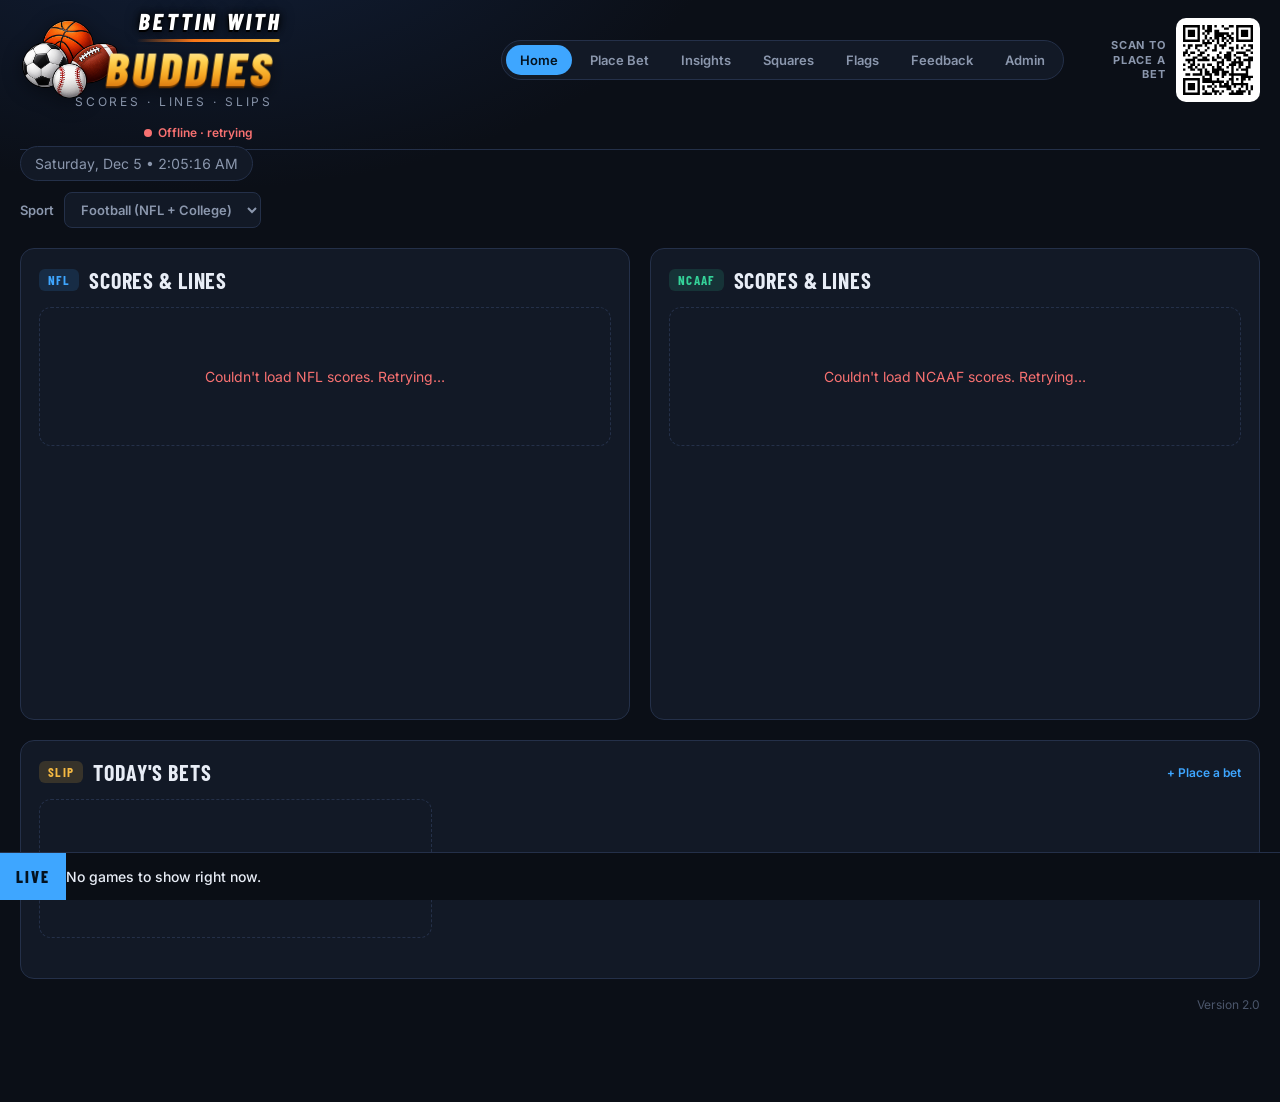
<file: index.html>
<!DOCTYPE html>
<html lang="en">
<head>
    <meta charset="UTF-8">
    <meta name="viewport" content="width=device-width, initial-scale=1.0">
    <title>Bettin with Buddies</title>
    <link rel="preconnect" href="https://fonts.googleapis.com">
    <link rel="preconnect" href="https://fonts.gstatic.com" crossorigin>
    <link href="https://fonts.googleapis.com/css2?family=Barlow+Condensed:wght@500;600;700;800&family=Inter:wght@400;500;600;700&display=swap" rel="stylesheet">
    <link rel="stylesheet" href="style.css">
</head>
<body>

<header class="topbar has-qr">
    <div class="brand">
        <img class="logo-mark" src="logo.png" alt="" width="113" height="96">
        <div>
            <h1 aria-label="Bettin with Buddies"><span class="l1">Bettin With</span><span class="l2">Buddies</span></h1>
            <p class="tagline">Scores &middot; Lines &middot; Slips</p>
        </div>
    </div>
    <div class="topright">
        <div class="clock" id="clock"></div>
    </div>
    <a class="qr" id="qr" href="bet.html" aria-label="Scan to place a bet">
        <span class="qr-code" id="qr-code" aria-hidden="true"></span>
        <span class="qr-label">Scan to<br>place a bet</span>
    </a>
</header>

<div id="hit-banners" class="hit-banners" aria-live="polite"></div>

<main class="dashboard">

    <div class="sport-bar">
        <label for="sport-pick">Sport</label>
        <select id="sport-pick" aria-label="Choose a sport">
            <option value="football">Football (NFL + College)</option>
            <option value="nba">NBA Basketball</option>
            <option value="nhl">NHL Hockey</option>
            <option value="mlb">MLB Baseball</option>
        </select>
    </div>

    <section class="panel" aria-labelledby="nfl-title">
        <div class="panel-head">
            <h2 id="nfl-title"><span class="tag">NFL</span> Scores &amp; Lines</h2>
            <span class="page-info" id="nfl-status"></span>
        </div>
        <div class="games" id="nfl-container"></div>
        <div class="dots" id="nfl-dots"></div>
    </section>

    <section class="panel" aria-labelledby="ncaaf-title">
        <div class="panel-head">
            <h2 id="ncaaf-title"><span class="tag tag-alt">NCAAF</span> Scores &amp; Lines</h2>
            <span class="page-info" id="ncaaf-status"></span>
        </div>
        <div class="games" id="ncaaf-container"></div>
        <div class="dots" id="ncaaf-dots"></div>
    </section>

    <section class="panel panel-wide" id="more-panel" aria-labelledby="more-title" hidden>
        <div class="panel-head">
            <h2 id="more-title"><span class="tag tag-gold" id="more-tag">NBA</span> Scores &amp; Lines</h2>
            <span class="page-info" id="more-status"></span>
        </div>
        <div class="games" id="more-container"></div>
        <div class="dots" id="more-dots"></div>
    </section>

    <section class="panel panel-wide" aria-labelledby="bets-title">
        <div class="panel-head">
            <h2 id="bets-title"><span class="tag tag-gold">SLIP</span> Today's Bets</h2>
            <span class="page-info"><span id="bets-count"></span> <a class="link" href="bet.html">+ Place a bet</a></span>
        </div>
        <div class="bet-list" id="bets"></div>
        <div class="dots" id="bets-dots"></div>
    </section>

</main>

<footer class="ticker" id="ticker" aria-label="Live ticker">
    <span class="ticker-label">LIVE</span>
    <div class="ticker-track">
        <div class="ticker-content" id="ticker-content">Loading scores&hellip;</div>
    </div>
</footer>
<p class="version">Version 2.0</p>

<script src="config.js"></script>
<script src="store.js"></script>
<script src="live.js"></script>
<script src="odds.js"></script>
<script src="ui.js"></script>
<script src="nav.js"></script>
<script src="qrcode.js"></script>
<script src="roasts.js"></script>
<script src="script.js"></script>
</body>
</html>
</file>
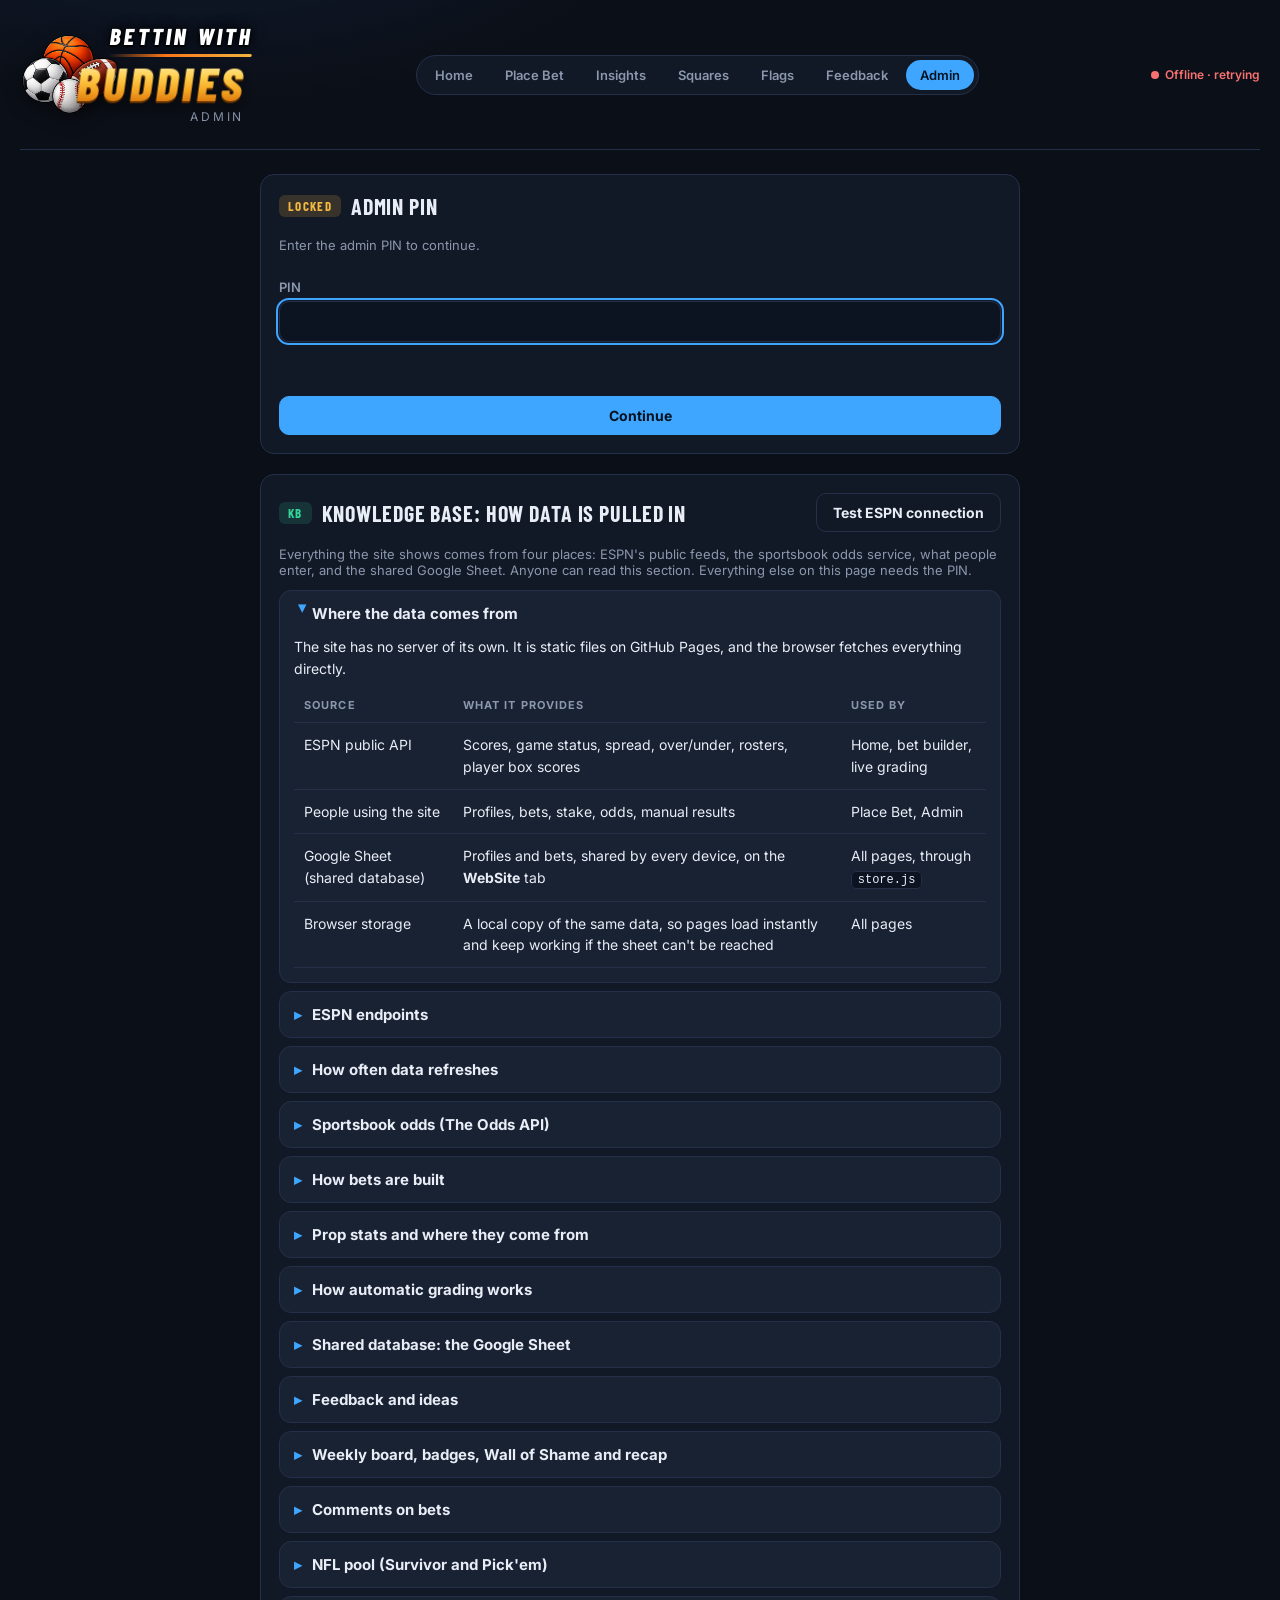
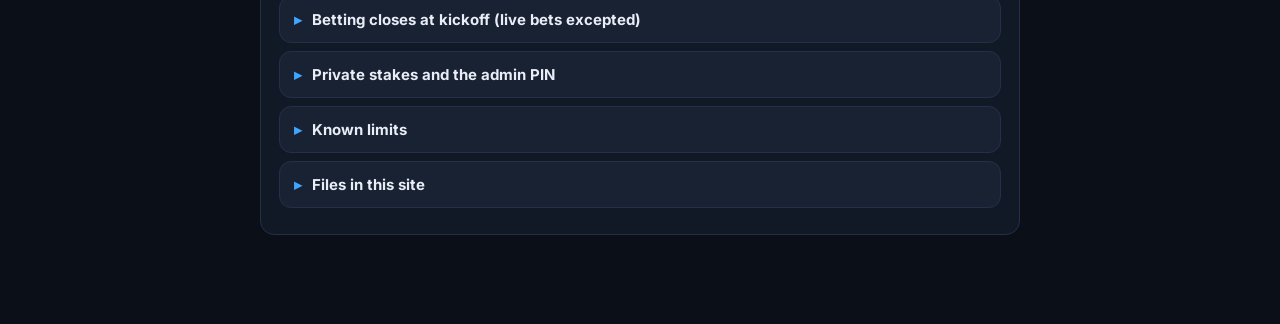
<file: admin.html>
<!DOCTYPE html>
<html lang="en">
<head>
    <meta charset="UTF-8">
    <meta name="viewport" content="width=device-width, initial-scale=1.0">
    <title>Admin &middot; Bettin with Buddies</title>
    <link rel="preconnect" href="https://fonts.googleapis.com">
    <link rel="preconnect" href="https://fonts.gstatic.com" crossorigin>
    <link href="https://fonts.googleapis.com/css2?family=Barlow+Condensed:wght@500;600;700;800&family=Inter:wght@400;500;600;700&display=swap" rel="stylesheet">
    <link rel="stylesheet" href="style.css">
</head>
<body>
<header class="topbar">
    <div class="brand">
        <img class="logo-mark" src="logo.png" alt="" width="113" height="96">
        <div><h1 aria-label="Bettin with Buddies"><span class="l1">Bettin With</span><span class="l2">Buddies</span></h1><p class="tagline">Admin</p></div>
    </div>
</header>

<main class="dashboard page-narrow">

    <!-- PIN gate -->
    <section class="panel" id="gate" hidden>
        <div class="panel-head"><h2><span class="tag tag-gold">LOCKED</span> <span id="gate-title">Admin PIN</span></h2></div>
        <form id="gate-form" class="form" novalidate>
            <p class="hint" id="gate-hint"></p>
            <label>PIN
                <input id="pin" type="password" inputmode="numeric" autocomplete="off" required>
            </label>
            <p class="form-error" id="gate-error" role="alert"></p>
            <button class="btn primary" type="submit">Continue</button>
        </form>
    </section>

    <!-- Admin tools -->
    <div id="tools" hidden>
        <section class="panel">
            <div class="panel-head"><h2><span class="tag">PROFILES</span> Manage Profiles</h2></div>
            <form id="profile-form" class="form inline" novalidate>
                <input id="new-name" type="text" maxlength="24" placeholder="New profile name" aria-label="New profile name">
                <input id="new-color" type="color" aria-label="Profile color">
                <button class="btn primary" type="submit">Add</button>
            </form>
            <p class="form-error" id="profile-error" role="alert"></p>
            <ul class="profile-list" id="profile-list"></ul>
        </section>

        <section class="panel">
            <div class="panel-head"><h2><span class="tag tag-alt">DATA</span> Backup &amp; Security</h2></div>
            <p class="hint">Profiles and bets are kept in the shared Google Sheet. Export a backup now and then. Import replaces everything in the sheet with the backup, so use it with care.</p>
            <div class="row-btns">
                <button class="btn ghost" id="export">Export backup</button>
                <label class="btn ghost file">Import backup<input id="import" type="file" accept="application/json" hidden></label>
                <button class="btn ghost" id="lock">Lock</button>
            </div>
            <p class="form-error" id="data-msg" role="status"></p>
        </section>

        <section class="panel">
            <div class="panel-head"><h2><span class="tag tag-gold">SQUARES</span> Squares Boards</h2></div>
            <p class="hint">Make a 10 x 10 board for a game. Buddies claim squares on the Squares page; you draw the numbers when it is full (that locks it), and winners are called from the score at each interval you pick.</p>
            <form id="sq-form" class="form" novalidate>
                <label>Game
                    <select id="sqf-league">
                        <option value="nfl">NFL</option><option value="ncaaf">College football</option>
                        <option value="nba">NBA</option><option value="custom">Custom game (no live scores)</option>
                    </select>
                </label>
                <label id="sqf-game-wrap">Pick the game <select id="sqf-game"></select></label>
                <div id="sqf-custom" hidden class="form inline">
                    <input id="sqf-away" type="text" maxlength="20" placeholder="Away team" aria-label="Away team">
                    <input id="sqf-home" type="text" maxlength="20" placeholder="Home team" aria-label="Home team">
                </div>
                <label id="sqf-start-wrap" hidden>Game start (numbers draw 1 day before)
                    <input id="sqf-start" type="datetime-local">
                </label>
                <label class="check"><input id="sqf-auto" type="checkbox" checked> Draw the numbers automatically, at random, 1 day before the game</label>
                <label>Numbers per row and column
                    <select id="sqf-per">
                        <option value="1">1 number: 10 rows x 10 columns (100 squares)</option>
                        <option value="2">2 numbers: 5 rows x 5 columns (25 squares)</option>
                    </select>
                </label>
                <label>Price per square ($)
                    <input id="sqf-price" type="number" min="0" step="0.5" value="10" inputmode="decimal">
                </label>
                <div>
                    <label>Winnings paid
                        <select id="sqf-preset">
                            <option value="quarters">Every quarter (Q1, half, Q3, final: 25% each)</option>
                            <option value="halves">Each half (halftime 50%, final 50%)</option>
                            <option value="full">Full game only (final: 100%)</option>
                            <option value="custom">Custom (set it below)</option>
                        </select>
                    </label>
                    <div class="hint">Intervals to pay out, and the share of the pot each one wins (shares must add up to 100%).</div>
                    <div id="sqf-ivs"></div>
                </div>
                <p class="form-error" id="sqf-error" role="alert"></p>
                <button class="btn primary" type="submit">Create board</button>
            </form>
            <div id="sq-list"></div>
        </section>

        <section class="panel">
            <div class="panel-head"><h2><span class="tag">POOL</span> NFL Pool</h2></div>
            <p class="hint">Hide the Pool from the menu and block the page for everyone. Picks are kept and come back when you show it again.</p>
            <div class="odds-status" id="pool-status"></div>
            <div class="row-btns"><button class="btn ghost" id="pool-toggle" type="button"></button></div>
        </section>

        <section class="panel" id="odds-panel">
            <div class="panel-head"><h2><span class="tag">ODDS</span> Sportsbook Odds</h2></div>
            <p class="hint">Odds are pulled automatically once on each game day, 3 hours before the first kickoff. Credits are limited, so only pull by hand if that missed.</p>
            <div class="odds-status" id="odds-status">Checking&hellip;</div>
            <div class="row-btns">
                <button class="btn ghost" id="odds-check" type="button">Check status (free)</button>
                <button class="btn danger" id="odds-pull" type="button">Pull odds now (about 6 credits)</button>
            </div>
            <p class="form-error" id="odds-msg" role="status"></p>
        </section>

        <section class="panel">
            <div class="panel-head"><h2><span class="tag tag-gold">BETS</span> Remove Bets</h2></div>
            <p class="hint">Removing a bet hides it from every page and from the stats. It stays in the sheet and can be restored.</p>
            <div id="admin-bets" class="bet-list"></div>

            <div id="removed-wrap" hidden>
                <h3 class="subhead">Removed bets <span class="muted" id="removed-count"></span></h3>
                <div id="removed-bets" class="bet-list"></div>
            </div>
        </section>

        <section class="panel">
            <div class="panel-head"><h2><span class="tag tag-alt">COMMENTS</span> Moderate Comments</h2></div>
            <p class="hint">The newest comments on bets, with the bet they were left on. Remove anything that crosses a line.</p>
            <div id="admin-comments"></div>
        </section>

    </div>

    <!-- Knowledge Base: visible without the PIN (no personal data in it) -->
    <section class="panel" id="kb-panel">
        <div class="panel-head">
            <h2><span class="tag tag-alt">KB</span> Knowledge Base: How Data Is Pulled In</h2>
            <button class="btn ghost" id="kb-test" type="button">Test ESPN connection</button>
        </div>
        <p class="hint">Everything the site shows comes from four places: ESPN's public feeds, the sportsbook odds service, what people enter, and the shared Google Sheet. Anyone can read this section. Everything else on this page needs the PIN.</p>
        <p class="hint" id="kb-test-result" role="status"></p>
        <div id="kb"></div>
    </section>
</main>

<script src="config.js"></script>
<script src="store.js"></script>
<script src="live.js"></script>
<script src="odds.js"></script>
<script src="ui.js"></script>
<script src="nav.js"></script>
<script src="admin.js"></script>
<script src="kb.js"></script>
</body>
</html>
</file>
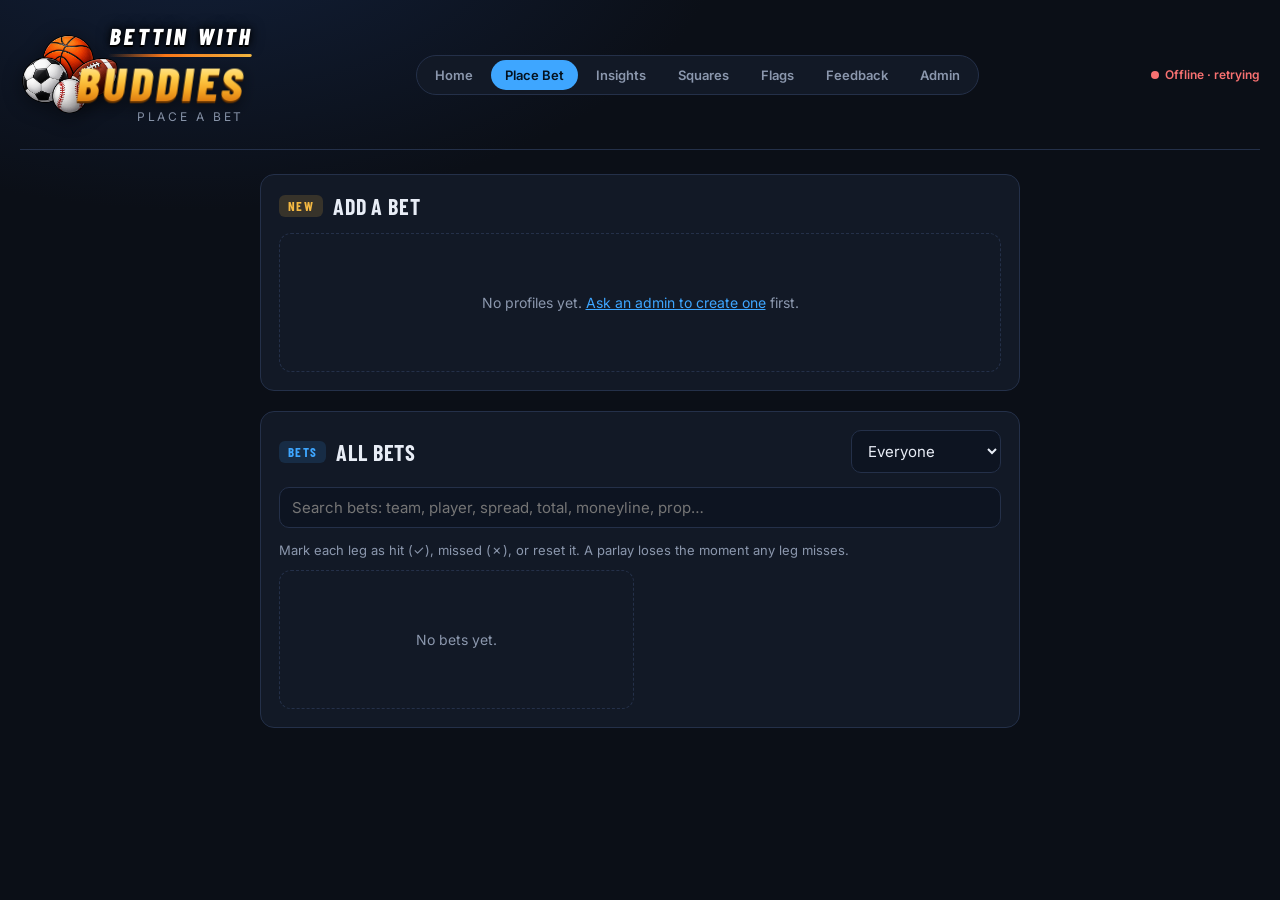
<file: bet.html>
<!DOCTYPE html>
<html lang="en">
<head>
    <meta charset="UTF-8">
    <meta name="viewport" content="width=device-width, initial-scale=1.0">
    <title>Place a Bet &middot; Bettin with Buddies</title>
    <link rel="preconnect" href="https://fonts.googleapis.com">
    <link rel="preconnect" href="https://fonts.gstatic.com" crossorigin>
    <link href="https://fonts.googleapis.com/css2?family=Barlow+Condensed:wght@500;600;700;800&family=Inter:wght@400;500;600;700&display=swap" rel="stylesheet">
    <link rel="stylesheet" href="style.css">
</head>
<body>
<header class="topbar">
    <div class="brand">
        <img class="logo-mark" src="logo.png" alt="" width="113" height="96">
        <div><h1 aria-label="Bettin with Buddies"><span class="l1">Bettin With</span><span class="l2">Buddies</span></h1><p class="tagline">Place a bet</p></div>
    </div>
</header>

<main class="dashboard page-narrow">
    <section class="panel">
        <div class="panel-head"><h2><span class="tag tag-gold">NEW</span> Add a Bet</h2></div>

        <p class="empty" id="no-profiles" hidden>
            No profiles yet. <a href="admin.html">Ask an admin to create one</a> first.
        </p>

        <form id="bet-form" class="form" novalidate>
            <label>Who's betting?
                <select id="profile" required></select>
            </label>

            <div class="seg" role="radiogroup" aria-label="Bet type">
                <button type="button" class="on" data-type="single" role="radio" aria-checked="true">Single</button>
                <button type="button" data-type="parlay" role="radio" aria-checked="false">Parlay</button>
            </div>

            <fieldset>
                <legend id="legs-label">Your bet</legend>
                <div id="legs"></div>
                <button type="button" class="btn ghost" id="add-leg" hidden>+ Add leg</button>
            </fieldset>

            <label>Sportsbook
                <select id="book"><option value="">Not specified</option></select>
            </label>

            <div class="row">
                <label>Stake ($)
                    <input id="stake" type="number" min="0" step="0.01" inputmode="decimal" placeholder="10.00" required>
                </label>
                <label><span id="odds-label">Odds (American)</span>
                    <input id="odds" type="number" step="1" inputmode="numeric" value="-110" required>
                </label>
            </div>

            <label class="check">
                <input type="checkbox" id="private">
                <span>Keep my stake private <small>(hides the amount, payout and profit from everyone)</small></span>
            </label>

            <p class="hint" id="payout-preview"></p>
            <p class="form-error" id="form-error" role="alert"></p>
            <button class="btn primary" type="submit">Place Bet</button>
        </form>
    </section>

    <section class="panel">
        <div class="panel-head">
            <h2><span class="tag">BETS</span> All Bets</h2>
            <select id="filter" aria-label="Filter by profile"></select>
        </div>
        <input id="search" type="search" class="search" placeholder="Search bets: team, player, spread, total, moneyline, prop&hellip;" aria-label="Search bets" autocomplete="off">
        <p class="hint">Mark each leg as hit (&#10003;), missed (&#10007;), or reset it. A parlay loses the moment any leg misses.</p>
        <p class="hint exposure" id="exposure"></p>
        <div id="bet-list" class="bet-list"></div>
    </section>
</main>

<script src="config.js"></script>
<script src="store.js"></script>
<script src="live.js"></script>
<script src="odds.js"></script>
<script src="ui.js"></script>
<script src="nav.js"></script>
<script src="bet.js"></script>
</body>
</html>
</file>
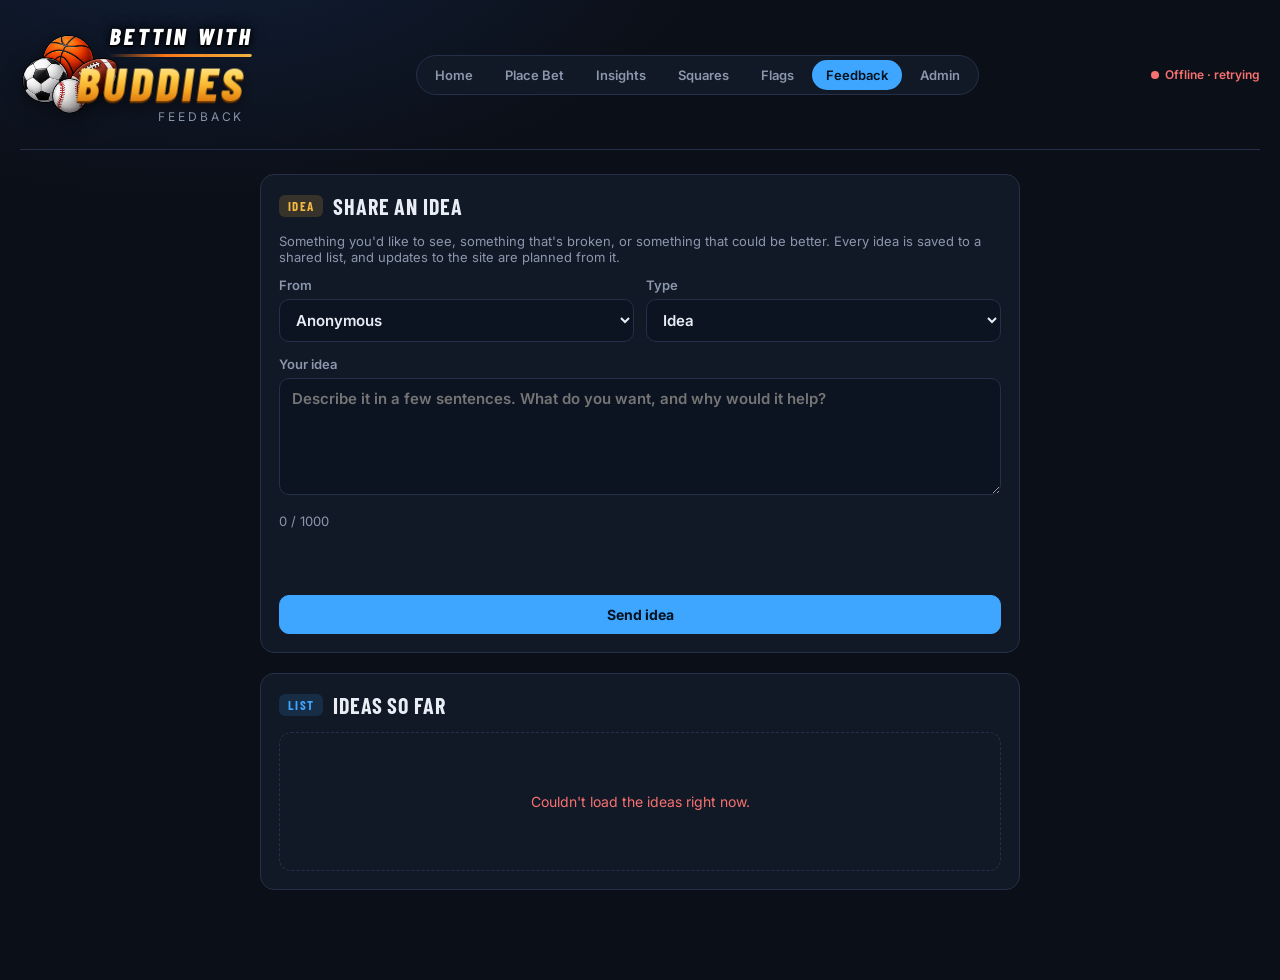
<file: feedback.html>
<!DOCTYPE html>
<html lang="en">
<head>
    <meta charset="UTF-8">
    <meta name="viewport" content="width=device-width, initial-scale=1.0">
    <title>Feedback &middot; Bettin with Buddies</title>
    <link rel="preconnect" href="https://fonts.googleapis.com">
    <link rel="preconnect" href="https://fonts.gstatic.com" crossorigin>
    <link href="https://fonts.googleapis.com/css2?family=Barlow+Condensed:wght@500;600;700;800&family=Inter:wght@400;500;600;700&display=swap" rel="stylesheet">
    <link rel="stylesheet" href="style.css">
</head>
<body>
<header class="topbar">
    <div class="brand">
        <img class="logo-mark" src="logo.png" alt="" width="113" height="96">
        <div><h1 aria-label="Bettin with Buddies"><span class="l1">Bettin With</span><span class="l2">Buddies</span></h1><p class="tagline">Feedback</p></div>
    </div>
</header>

<main class="dashboard page-narrow">
    <section class="panel">
        <div class="panel-head"><h2><span class="tag tag-gold">IDEA</span> Share an Idea</h2></div>
        <p class="hint">Something you'd like to see, something that's broken, or something that could be better. Every idea is saved to a shared list, and updates to the site are planned from it.</p>

        <form id="fb-form" class="form" novalidate>
            <div class="row">
                <label>From
                    <select id="fb-name"></select>
                </label>
                <label>Type
                    <select id="fb-cat">
                        <option>Idea</option>
                        <option>Bug</option>
                        <option>Design</option>
                        <option>Odds &amp; lines</option>
                        <option>Stats &amp; insights</option>
                        <option>Other</option>
                    </select>
                </label>
            </div>
            <label>Your idea
                <textarea id="fb-text" rows="5" maxlength="1000" placeholder="Describe it in a few sentences. What do you want, and why would it help?" required></textarea>
            </label>
            <p class="hint" id="fb-count">0 / 1000</p>
            <p class="form-error" id="fb-msg" role="alert"></p>
            <button class="btn primary" type="submit" id="fb-send">Send idea</button>
        </form>
    </section>

    <section class="panel">
        <div class="panel-head">
            <h2><span class="tag">LIST</span> Ideas So Far</h2>
            <span class="page-info" id="fb-total"></span>
        </div>
        <div id="fb-list" class="fb-list"></div>
    </section>
</main>

<script src="config.js"></script>
<script src="store.js"></script>
<script src="nav.js"></script>
<script src="feedback.js"></script>
</body>
</html>
</file>
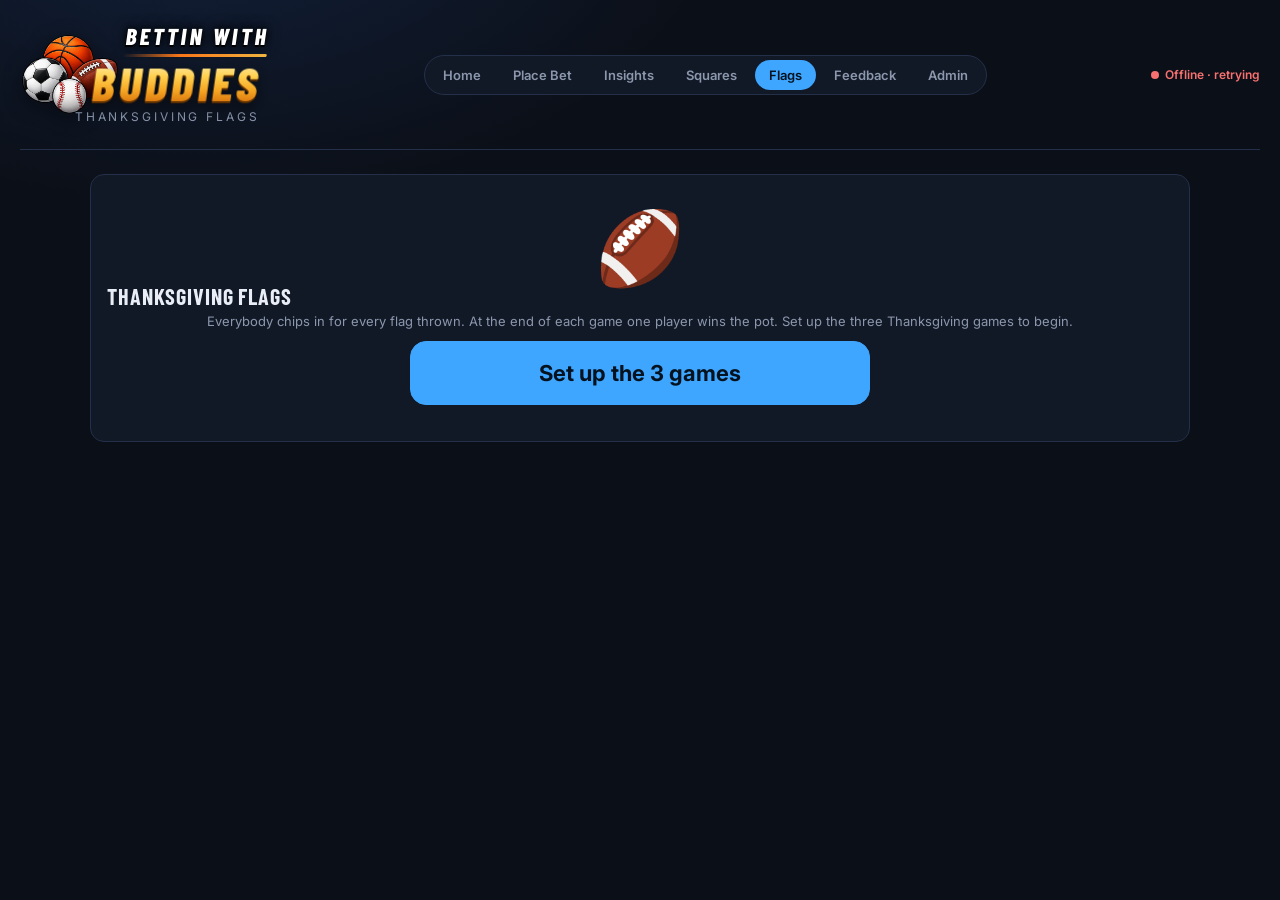
<file: flags.html>
<!DOCTYPE html>
<html lang="en">
<head>
    <meta charset="UTF-8">
    <meta name="viewport" content="width=device-width, initial-scale=1.0">
    <title>Flags &middot; Bettin with Buddies</title>
    <link rel="preconnect" href="https://fonts.googleapis.com">
    <link rel="preconnect" href="https://fonts.gstatic.com" crossorigin>
    <link href="https://fonts.googleapis.com/css2?family=Barlow+Condensed:wght@500;600;700;800&family=Inter:wght@400;500;600;700&display=swap" rel="stylesheet">
    <link rel="stylesheet" href="style.css">
</head>
<body>
<header class="topbar">
    <div class="brand">
        <img class="logo-mark" src="logo.png" alt="" width="113" height="96">
        <div><h1 aria-label="Bettin with Buddies"><span class="l1">Bettin With</span><span class="l2">Buddies</span></h1><p class="tagline">Thanksgiving Flags</p></div>
    </div>
</header>

<main class="dashboard page-narrow wide">
    <section class="panel panel-wide">
        <div class="seg" id="fl-tabs" role="tablist" aria-label="Games"></div>
    </section>
    <div id="fl-app"></div>
</main>

<script src="config.js"></script>
<script src="store.js"></script>
<script src="live.js"></script>
<script src="nav.js"></script>
<script src="flags.js"></script>
</body>
</html>
</file>
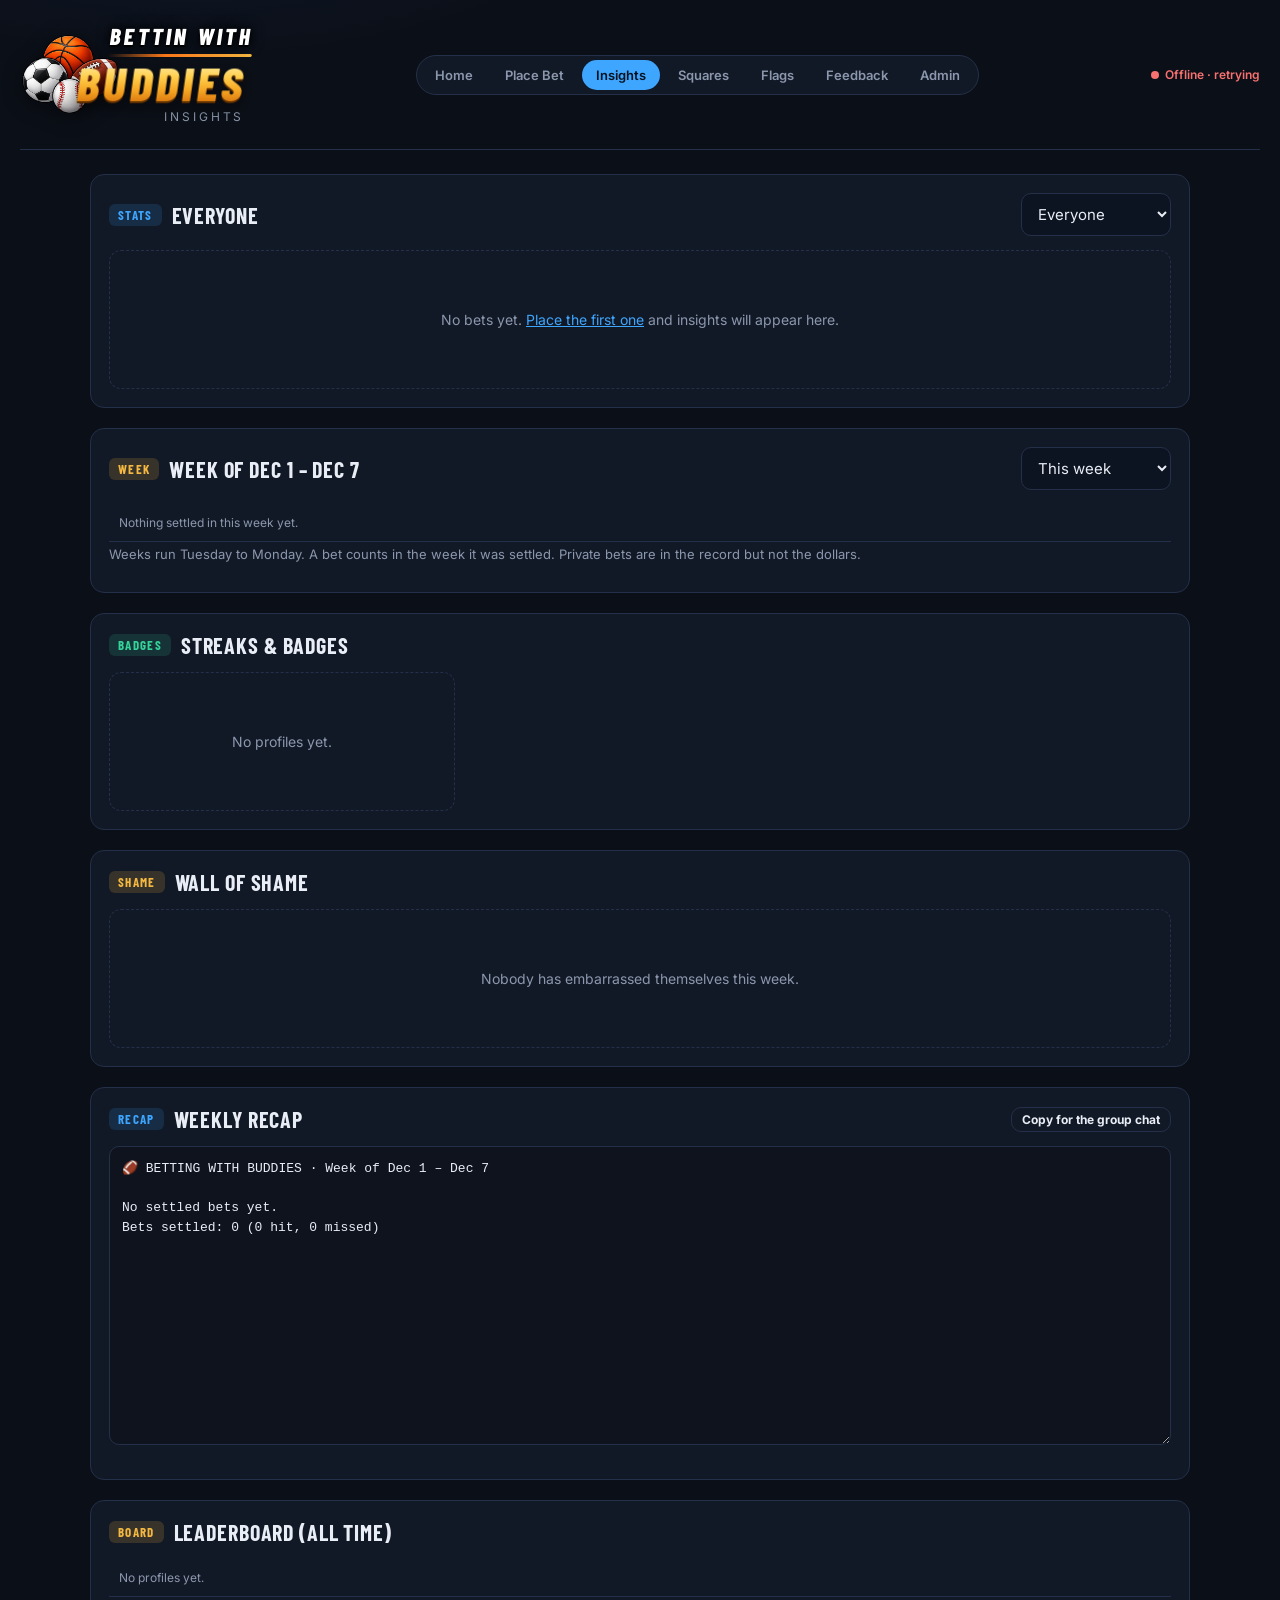
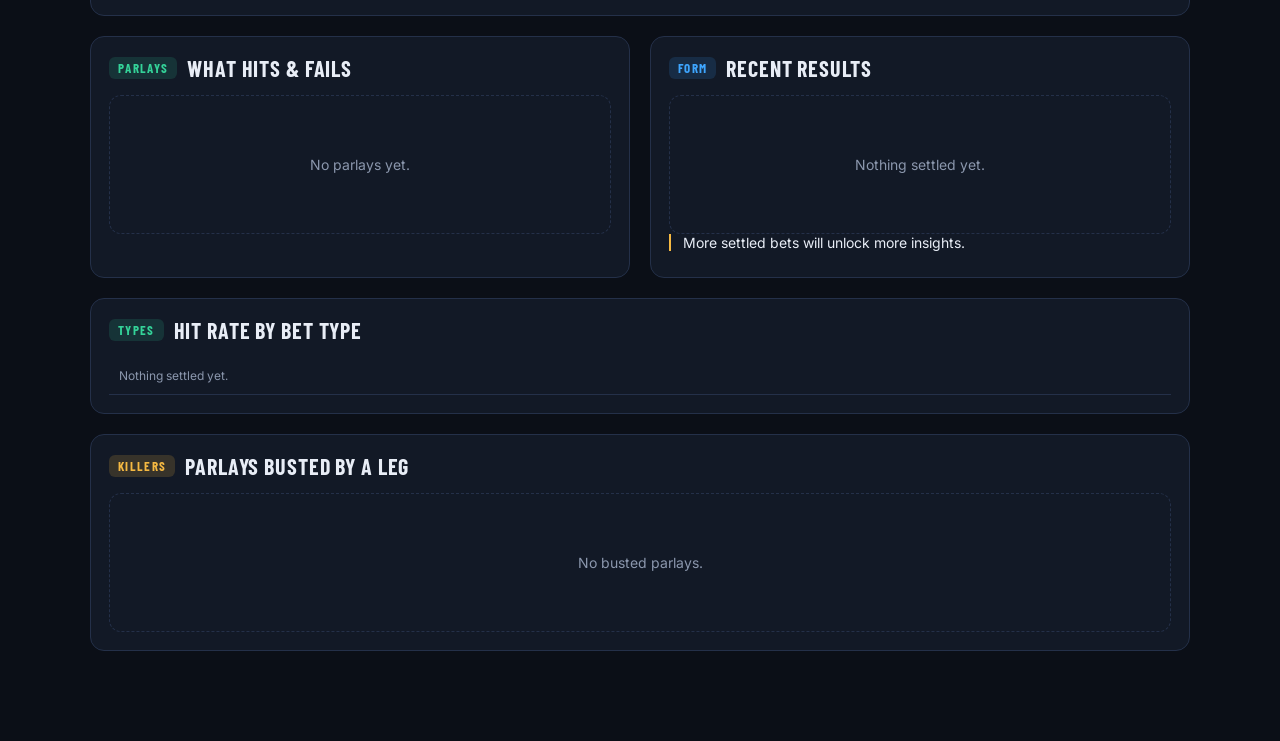
<file: insights.html>
<!DOCTYPE html>
<html lang="en">
<head>
    <meta charset="UTF-8">
    <meta name="viewport" content="width=device-width, initial-scale=1.0">
    <title>Insights &middot; Bettin with Buddies</title>
    <link rel="preconnect" href="https://fonts.googleapis.com">
    <link rel="preconnect" href="https://fonts.gstatic.com" crossorigin>
    <link href="https://fonts.googleapis.com/css2?family=Barlow+Condensed:wght@500;600;700;800&family=Inter:wght@400;500;600;700&display=swap" rel="stylesheet">
    <link rel="stylesheet" href="style.css">
</head>
<body>
<header class="topbar">
    <div class="brand">
        <img class="logo-mark" src="logo.png" alt="" width="113" height="96">
        <div><h1 aria-label="Bettin with Buddies"><span class="l1">Bettin With</span><span class="l2">Buddies</span></h1><p class="tagline">Insights</p></div>
    </div>
</header>

<main class="dashboard page-narrow wide">
    <section class="panel panel-wide">
        <div class="panel-head">
            <h2><span class="tag">STATS</span> <span id="scope-title">Everyone</span></h2>
            <select id="scope" aria-label="Choose profile"></select>
        </div>
        <div class="tiles" id="tiles"></div>
    </section>

    <section class="panel panel-wide">
        <div class="panel-head">
            <h2><span class="tag tag-gold">WEEK</span> <span id="wk-title">This week</span></h2>
            <select id="week" aria-label="Choose week"></select>
        </div>
        <p class="hint" id="pot"></p>
        <div class="table-wrap"><table class="table" id="wk-board"></table></div>
        <p class="hint muted">Weeks run Tuesday to Monday. A bet counts in the week it was settled. Private bets are in the record but not the dollars.</p>
    </section>

    <section class="panel panel-wide">
        <div class="panel-head"><h2><span class="tag tag-alt">BADGES</span> Streaks &amp; Badges</h2></div>
        <div class="badge-grid" id="badges"></div>
    </section>

    <section class="panel panel-wide">
        <div class="panel-head"><h2><span class="tag tag-gold">SHAME</span> Wall of Shame</h2></div>
        <div id="shame"></div>
    </section>

    <section class="panel panel-wide">
        <div class="panel-head">
            <h2><span class="tag">RECAP</span> Weekly Recap</h2>
            <button class="btn ghost sm" id="copy-recap" type="button">Copy for the group chat</button>
        </div>
        <textarea id="recap" class="recap" rows="14" readonly aria-label="Weekly recap text"></textarea>
        <p class="hint" id="copy-msg" aria-live="polite"></p>
    </section>

    <section class="panel panel-wide">
        <div class="panel-head"><h2><span class="tag tag-gold">BOARD</span> Leaderboard (all time)</h2></div>
        <div class="table-wrap"><table class="table" id="board"></table></div>
    </section>

    <section class="panel">
        <div class="panel-head"><h2><span class="tag tag-alt">PARLAYS</span> What Hits &amp; Fails</h2></div>
        <div id="parlay-stats"></div>
    </section>

    <section class="panel">
        <div class="panel-head"><h2><span class="tag">FORM</span> Recent Results</h2></div>
        <div id="form-strip"></div>
        <div id="notes" class="notes"></div>
    </section>

    <section class="panel panel-wide">
        <div class="panel-head"><h2><span class="tag tag-alt">TYPES</span> Hit Rate by Bet Type</h2></div>
        <div class="table-wrap"><table class="table" id="types"></table></div>
    </section>

    <section class="panel panel-wide">
        <div class="panel-head"><h2><span class="tag tag-gold">BOOKS</span> Results by Sportsbook</h2></div>
        <div class="table-wrap"><table class="table" id="books"></table></div>
    </section>

    <section class="panel panel-wide">
        <div class="panel-head"><h2><span class="tag tag-gold">KILLERS</span> Parlays Busted by a Leg</h2></div>
        <div id="killers"></div>
    </section>
</main>

<script src="config.js"></script>
<script src="store.js"></script>
<script src="odds.js"></script>
<script src="roasts.js"></script>
<script src="nav.js"></script>
<script src="insights.js"></script>
<script src="weekly.js"></script>
</body>
</html>
</file>
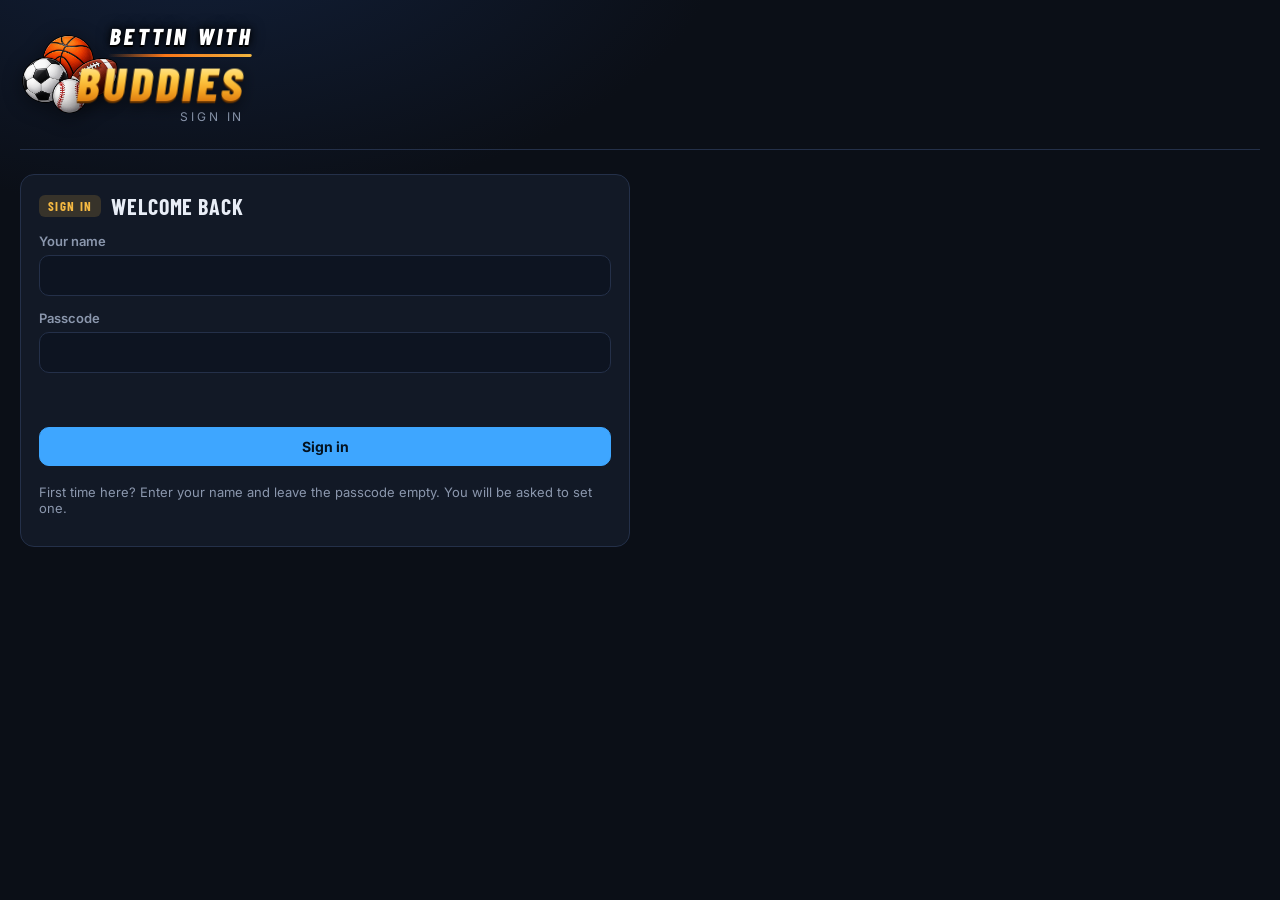
<file: login.html>
<!DOCTYPE html>
<html lang="en">
<head>
    <meta charset="UTF-8">
    <meta name="viewport" content="width=device-width, initial-scale=1.0">
    <title>Sign in &middot; Bettin with Buddies</title>
    <link rel="preconnect" href="https://fonts.googleapis.com">
    <link rel="preconnect" href="https://fonts.gstatic.com" crossorigin>
    <link href="https://fonts.googleapis.com/css2?family=Barlow+Condensed:wght@500;600;700;800&family=Inter:wght@400;500;600;700&display=swap" rel="stylesheet">
    <link rel="stylesheet" href="style.css">
</head>
<body>
<header class="topbar">
    <div class="brand">
        <img class="logo-mark" src="logo.png" alt="" width="113" height="96">
        <div><h1 aria-label="Bettin with Buddies"><span class="l1">Bettin With</span><span class="l2">Buddies</span></h1><p class="tagline">Sign in</p></div>
    </div>
</header>

<main class="dashboard login-wrap">
    <section class="panel" id="step-login">
        <div class="panel-head"><h2><span class="tag tag-gold">SIGN IN</span> Welcome back</h2></div>
        <form id="login-form" class="form" novalidate>
            <label>Your name
                <input id="l-name" type="text" list="l-names" autocomplete="username" required>
                <datalist id="l-names"></datalist>
            </label>
            <label>Passcode
                <input id="l-pass" type="password" autocomplete="current-password">
            </label>
            <p class="form-error" id="l-error" role="alert"></p>
            <button class="btn primary" type="submit">Sign in</button>
            <p class="hint">First time here? Enter your name and leave the passcode empty. You will be asked to set one.</p>
        </form>
    </section>

    <section class="panel" id="step-setup" hidden>
        <div class="panel-head"><h2><span class="tag tag-alt">FIRST TIME</span> <span id="s-title">Set your passcode</span></h2></div>
        <form id="setup-form" class="form" novalidate>
            <p class="hint">Pick a passcode (4 or more characters). You will use it to sign in on any device.</p>
            <label>New passcode <input id="s-pass" type="password" autocomplete="new-password" required></label>
            <label>Confirm passcode <input id="s-pass2" type="password" autocomplete="new-password" required></label>
            <p class="form-error" id="s-error" role="alert"></p>
            <button class="btn primary" type="submit">Save and sign in</button>
            <button class="btn ghost" type="button" id="s-back">Back</button>
        </form>
    </section>
</main>

<script src="config.js"></script>
<script src="store.js"></script>
<script src="login.js"></script>
</body>
</html>
</file>
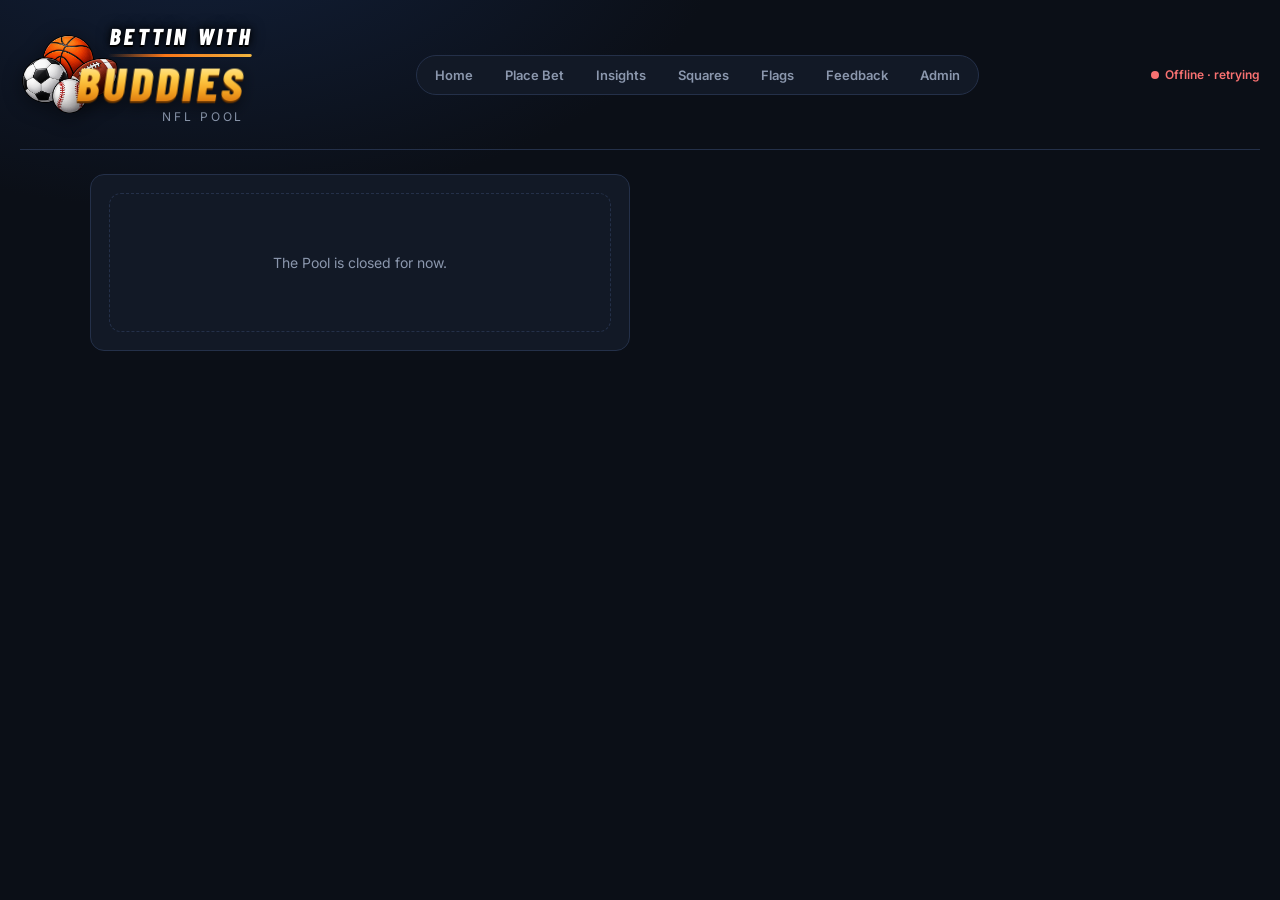
<file: pool.html>
<!DOCTYPE html>
<html lang="en">
<head>
    <meta charset="UTF-8">
    <meta name="viewport" content="width=device-width, initial-scale=1.0">
    <title>Pool &middot; Bettin with Buddies</title>
    <link rel="preconnect" href="https://fonts.googleapis.com">
    <link rel="preconnect" href="https://fonts.gstatic.com" crossorigin>
    <link href="https://fonts.googleapis.com/css2?family=Barlow+Condensed:wght@500;600;700;800&family=Inter:wght@400;500;600;700&display=swap" rel="stylesheet">
    <link rel="stylesheet" href="style.css">
</head>
<body>
<header class="topbar">
    <div class="brand">
        <img class="logo-mark" src="logo.png" alt="" width="113" height="96">
        <div><h1 aria-label="Bettin with Buddies"><span class="l1">Bettin With</span><span class="l2">Buddies</span></h1><p class="tagline">NFL Pool</p></div>
    </div>
</header>

<main class="dashboard page-narrow wide">
    <section class="panel panel-wide">
        <div class="panel-head">
            <h2><span class="tag tag-gold">POOL</span> <span id="week-title">NFL</span></h2>
            <span class="page-info" id="pool-clock"></span>
        </div>
        <div class="pool-controls">
            <label>Your profile <select id="pool-profile"></select></label>
            <div class="seg" id="pool-mode" role="radiogroup" aria-label="Pool type">
                <button type="button" data-mode="survivor" class="on" role="radio" aria-checked="true">Survivor</button>
                <button type="button" data-mode="pickem" role="radio" aria-checked="false">Pick'em</button>
            </div>
        </div>
        <p class="hint" id="rules"></p>
        <div class="form-error" id="pool-error" role="alert"></div>
        <div id="games"></div>
    </section>

    <section class="panel panel-wide">
        <div class="panel-head"><h2><span class="tag">STANDINGS</span> <span id="stand-title"></span></h2></div>
        <div class="table-wrap"><table class="table" id="standings"></table></div>
        <p class="hint muted">Picks stay hidden from everyone else until that game kicks off.</p>
    </section>
</main>

<script src="config.js"></script>
<script src="store.js"></script>
<script src="live.js"></script>
<script src="nav.js"></script>
<script src="pool.js"></script>
</body>
</html>
</file>
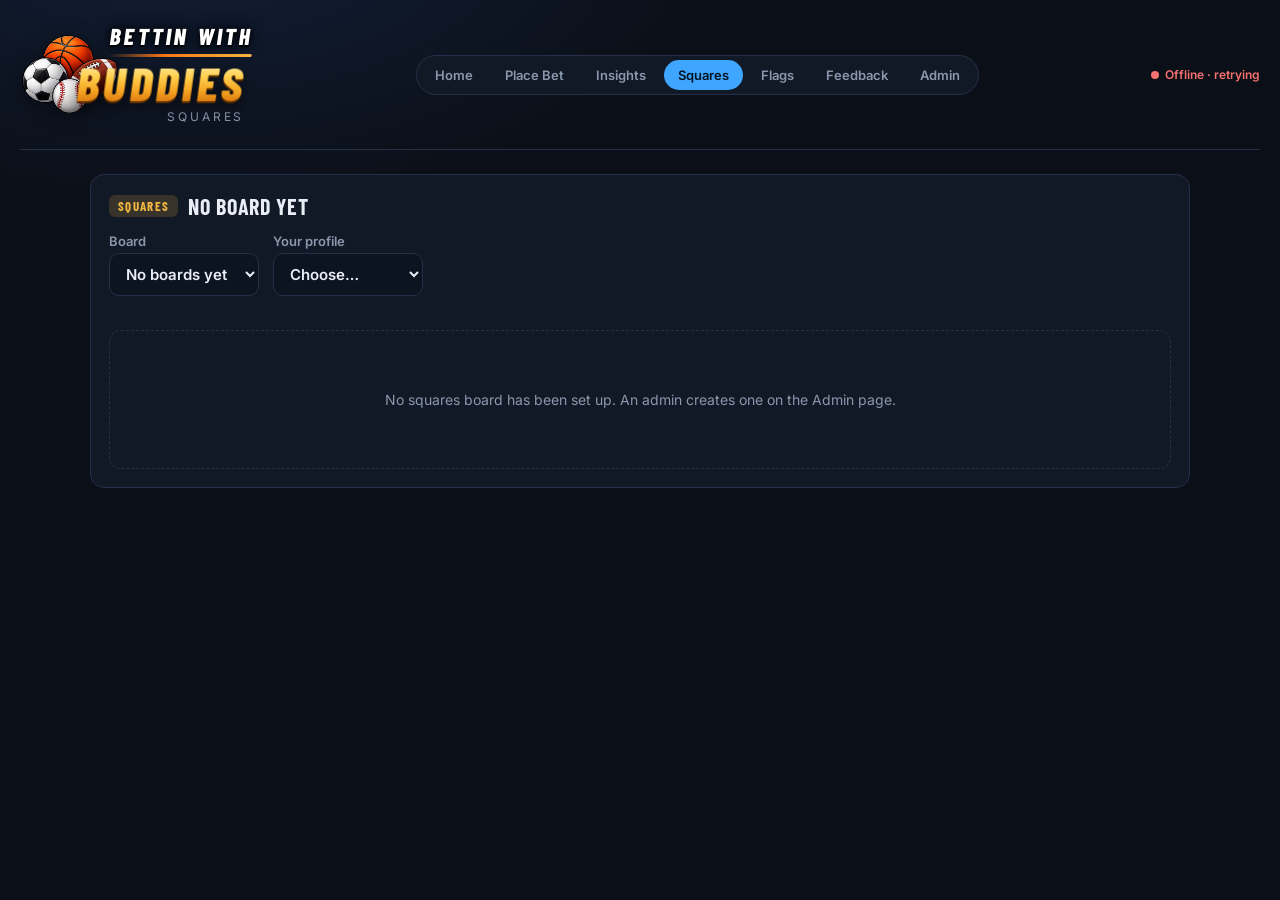
<file: squares.html>
<!DOCTYPE html>
<html lang="en">
<head>
    <meta charset="UTF-8">
    <meta name="viewport" content="width=device-width, initial-scale=1.0">
    <title>Squares &middot; Bettin with Buddies</title>
    <link rel="preconnect" href="https://fonts.googleapis.com">
    <link rel="preconnect" href="https://fonts.gstatic.com" crossorigin>
    <link href="https://fonts.googleapis.com/css2?family=Barlow+Condensed:wght@500;600;700;800&family=Inter:wght@400;500;600;700&display=swap" rel="stylesheet">
    <link rel="stylesheet" href="style.css">
</head>
<body>
<header class="topbar">
    <div class="brand">
        <img class="logo-mark" src="logo.png" alt="" width="113" height="96">
        <div><h1 aria-label="Bettin with Buddies"><span class="l1">Bettin With</span><span class="l2">Buddies</span></h1><p class="tagline">Squares</p></div>
    </div>
</header>

<main class="dashboard page-narrow wide">
    <section class="panel panel-wide">
        <div class="panel-head">
            <h2><span class="tag tag-gold">SQUARES</span> <span id="sq-title">Pick a board</span></h2>
            <span class="page-info" id="sq-info"></span>
        </div>
        <div class="pool-controls">
            <label>Board <select id="sq-board"></select></label>
            <label>Your profile <select id="sq-profile"></select></label>
        </div>
        <p class="hint" id="sq-rules"></p>
        <div class="form-error" id="sq-error" role="alert"></div>
        <div id="sq-grid-wrap" class="sq-wrap"></div>
    </section>

    <section class="panel panel-wide" id="sq-win-panel" hidden>
        <div class="panel-head"><h2><span class="tag">WINNERS</span> Payouts</h2></div>
        <div class="table-wrap"><table class="table" id="sq-winners"></table></div>
    </section>

    <section class="panel panel-wide" id="sq-owe-panel" hidden>
        <div class="panel-head"><h2><span class="tag tag-alt">WHO OWES</span> Buy-ins &amp; Winnings</h2></div>
        <div class="table-wrap"><table class="table" id="sq-owes"></table></div>
        <p class="hint muted">Owes = squares x price, due before the game. Net = winnings minus what you owe. The site only tracks it; money moves between you.</p>
    </section>

    <section class="panel panel-wide" id="sq-all-panel" hidden>
        <div class="panel-head"><h2><span class="tag tag-gold">ALL BOARDS</span> Combined Totals</h2></div>
        <div class="table-wrap"><table class="table" id="sq-all"></table></div>
        <p class="hint muted">Every square board added together: what each player owes in total and what they have won so far.</p>
    </section>
</main>

<script src="config.js"></script>
<script src="store.js"></script>
<script src="live.js"></script>
<script src="nav.js"></script>
<script src="squares.js"></script>
</body>
</html>
</file>
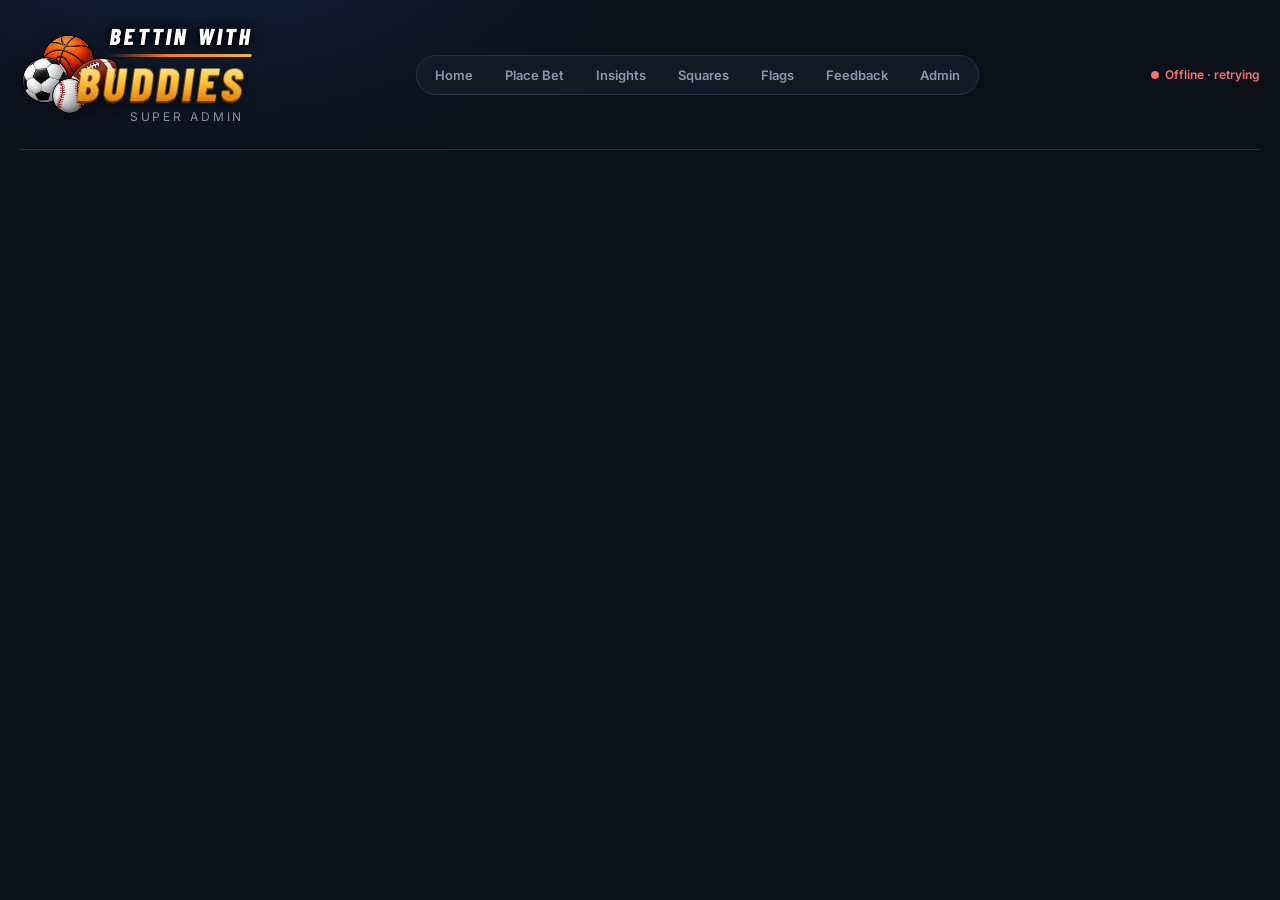
<file: superadmin.html>
<!DOCTYPE html>
<html lang="en">
<head>
    <meta charset="UTF-8">
    <meta name="viewport" content="width=device-width, initial-scale=1.0">
    <title>Super Admin &middot; Bettin with Buddies</title>
    <link rel="preconnect" href="https://fonts.googleapis.com">
    <link rel="preconnect" href="https://fonts.gstatic.com" crossorigin>
    <link href="https://fonts.googleapis.com/css2?family=Barlow+Condensed:wght@500;600;700;800&family=Inter:wght@400;500;600;700&display=swap" rel="stylesheet">
    <link rel="stylesheet" href="style.css">
</head>
<body>
<header class="topbar">
    <div class="brand">
        <img class="logo-mark" src="logo.png" alt="" width="113" height="96">
        <div><h1 aria-label="Bettin with Buddies"><span class="l1">Bettin With</span><span class="l2">Buddies</span></h1><p class="tagline">Super Admin</p></div>
    </div>
</header>

<main class="dashboard page-narrow">
    <section class="panel" id="gate" hidden>
        <div class="panel-head"><h2><span class="tag tag-gold">LOCKED</span> Super admin PIN</h2></div>
        <form id="gate-form" class="form" novalidate>
            <label>PIN <input id="pin" type="password" inputmode="numeric" autocomplete="off" required></label>
            <p class="form-error" id="gate-error" role="alert"></p>
            <button class="btn primary" type="submit">Continue</button>
        </form>
    </section>

    <div id="tools" hidden>
        <section class="panel">
            <div class="panel-head"><h2><span class="tag">GROUPS</span> Groups</h2></div>
            <p class="hint">Each group has its own bets, comments, pool and leaderboard. Someone can be in several groups and switches between them at the top of the page. Existing data lives in the Ohio group.</p>
            <form id="group-form" class="form inline" novalidate>
                <input id="g-name" type="text" maxlength="30" placeholder="New group name" aria-label="New group name">
                <input id="g-color" type="color" aria-label="Group color">
                <button class="btn primary" type="submit">Add group</button>
            </form>
            <p class="form-error" id="group-error" role="alert"></p>
            <div id="group-list"></div>
        </section>

        <section class="panel">
            <div class="panel-head"><h2><span class="tag tag-alt">PEOPLE</span> Members &amp; Accounts</h2></div>
            <p class="hint">Tick the groups each person belongs to. A person with no passcode sets their own the first time they sign in. Reset clears it so they set a new one.</p>
            <form id="person-form" class="form inline" novalidate>
                <input id="p-name" type="text" maxlength="24" placeholder="New person's name" aria-label="New person's name">
                <span></span>
                <button class="btn primary" type="submit">Add person</button>
            </form>
            <p class="form-error" id="person-error" role="alert"></p>
            <div style="overflow-x:auto"><table class="member-grid" id="member-grid"></table></div>
        </section>

        <section class="panel">
            <div class="row-btns"><button class="btn ghost" id="lock" type="button">Lock</button></div>
        </section>
    </div>
</main>

<script src="config.js"></script>
<script src="store.js"></script>
<script src="nav.js"></script>
<script src="superadmin.js"></script>
</body>
</html>
</file>
<file: style.css>
:root{
    --bg:#0b0f17;
    --bg-glow:#12203a;
    --panel:#121926;
    --panel-2:#192233;
    --line:#243049;
    --text:#e8edf6;
    --muted:#8b97ad;
    --accent:#3ea6ff;
    --gold:#f5b942;
    --green:#34d399;
    --red:#f87171;
    --radius:14px;
}

*{margin:0;padding:0;box-sizing:border-box}

body{
    background:
        radial-gradient(900px 500px at 15% -10%, var(--bg-glow), transparent 60%),
        var(--bg);
    color:var(--text);
    font-family:Inter, "Segoe UI", Arial, sans-serif;
    min-height:100vh;
    padding:0 20px 90px;
    -webkit-font-smoothing:antialiased;
}

/* ---------- Top bar ---------- */
.topbar{
    max-width:1280px;
    margin:0 auto;
    padding:28px 0 22px;
    display:flex;
    align-items:center;
    justify-content:space-between;
    gap:16px;
    flex-wrap:wrap;
    border-bottom:1px solid var(--line);
}
.brand{display:flex;align-items:center;gap:14px}
.brand h1{
    font-family:"Barlow Condensed", sans-serif;
    font-size:clamp(28px,4vw,40px);
    font-weight:800;
    letter-spacing:.04em;
    text-transform:uppercase;
    line-height:1;
}
.tagline{
    color:var(--muted);
    font-size:12px;
    letter-spacing:.18em;
    text-transform:uppercase;
    margin-top:6px;
}
.clock{
    font-variant-numeric:tabular-nums;
    color:var(--muted);
    font-size:14px;
    background:var(--panel);
    border:1px solid var(--line);
    padding:8px 14px;
    border-radius:999px;
}
.live-dot{
    width:12px;height:12px;border-radius:50%;
    background:var(--green);
    box-shadow:0 0 0 0 rgba(52,211,153,.6);
    animation:pulse 1.8s infinite;
    flex:none;
}
@keyframes pulse{
    0%{box-shadow:0 0 0 0 rgba(52,211,153,.55)}
    70%{box-shadow:0 0 0 10px rgba(52,211,153,0)}
    100%{box-shadow:0 0 0 0 rgba(52,211,153,0)}
}

/* ---------- Layout ---------- */
.dashboard{
    max-width:1280px;
    margin:24px auto 0;
    display:grid;
    grid-template-columns:1fr 1fr;
    gap:20px;
}
.panel-wide{grid-column:1 / -1}

.panel{
    background:var(--panel);
    border:1px solid var(--line);
    border-radius:var(--radius);
    padding:18px;
}
.panel-head{
    display:flex;
    align-items:center;
    justify-content:space-between;
    gap:10px;
    margin-bottom:14px;
}
.panel h2{
    font-family:"Barlow Condensed", sans-serif;
    font-size:22px;
    font-weight:700;
    letter-spacing:.04em;
    text-transform:uppercase;
    display:flex;align-items:center;gap:10px;
}
.tag{
    font-size:13px;
    letter-spacing:.1em;
    padding:3px 9px;
    border-radius:6px;
    background:rgba(62,166,255,.14);
    color:var(--accent);
}
.tag-alt{background:rgba(52,211,153,.14);color:var(--green)}
.tag-gold{background:rgba(245,185,66,.16);color:var(--gold)}
.page-info{color:var(--muted);font-size:12px;font-variant-numeric:tabular-nums}

/* ---------- Game cards ---------- */
.games{
    display:grid;
    gap:10px;
    min-height:372px;
    align-content:start;
}
.game{
    background:var(--panel-2);
    border:1px solid var(--line);
    border-radius:12px;
    padding:12px 14px;
    display:grid;
    grid-template-columns:1fr auto;
    gap:4px 16px;
    animation:fadeIn .45s ease both;
    transition:border-color .2s, transform .2s;
}
.game:hover{border-color:#3a4d73;transform:translateY(-1px)}
.game.is-live{border-color:rgba(52,211,153,.45)}

.team{
    display:flex;align-items:center;gap:10px;
    font-weight:600;font-size:15px;
    min-width:0;
}
.team img{width:24px;height:24px;object-fit:contain;flex:none}
.team .name{white-space:nowrap;overflow:hidden;text-overflow:ellipsis}
.team .rank{color:var(--muted);font-size:11px;font-weight:600}
.team.loser{color:var(--muted);font-weight:500}
.score{
    font-family:"Barlow Condensed", sans-serif;
    font-size:24px;font-weight:700;
    text-align:right;
    font-variant-numeric:tabular-nums;
    align-self:center;
}
.game .score.loser{color:var(--muted)}

.meta{
    grid-column:1 / -1;
    display:flex;align-items:center;flex-wrap:wrap;gap:8px;
    margin-top:6px;padding-top:8px;
    border-top:1px dashed var(--line);
    font-size:12px;color:var(--muted);
}
.badge{
    font-weight:700;letter-spacing:.06em;text-transform:uppercase;
    font-size:11px;padding:2px 8px;border-radius:5px;
}
.badge.pre{background:rgba(139,151,173,.16);color:var(--muted)}
.badge.in{background:rgba(52,211,153,.16);color:var(--green)}
.badge.post{background:rgba(139,151,173,.12);color:var(--text)}
.chip{
    background:#0d1421;border:1px solid var(--line);
    padding:2px 8px;border-radius:5px;color:var(--text);
    font-variant-numeric:tabular-nums;
}
.chip b{color:var(--gold);font-weight:600;margin-right:4px}

.empty{
    color:var(--muted);text-align:center;padding:60px 10px;font-size:14px;
    border:1px dashed var(--line);border-radius:12px;
}
.empty.error{color:var(--red)}

/* pager dots */
.dots{display:flex;justify-content:center;gap:6px;margin-top:14px;min-height:8px}
.dots button{
    width:8px;height:8px;border-radius:50%;border:0;cursor:pointer;
    background:var(--line);transition:.2s;
}
.dots button.active{background:var(--accent);width:22px;border-radius:99px}

/* ---------- Bets ---------- */
.bets{
    list-style:none;
    display:grid;
    grid-template-columns:repeat(auto-fill,minmax(260px,1fr));
    gap:10px;
}
.bet{
    background:var(--panel-2);
    border:1px solid var(--line);
    border-left:3px solid var(--gold);
    border-radius:12px;
    padding:14px 14px 14px 16px;
    display:flex;align-items:center;gap:12px;
    font-size:15px;font-weight:500;
    transition:transform .2s;
}
.bet:hover{transform:translateY(-1px)}
.bet .state{
    flex:none;font-size:11px;font-weight:700;letter-spacing:.08em;
    text-transform:uppercase;padding:3px 8px;border-radius:5px;
    background:rgba(245,185,66,.16);color:var(--gold);
}
.bet.won{border-left-color:var(--green)}
.bet.won .state{background:rgba(52,211,153,.16);color:var(--green)}
.bet.lost{border-left-color:var(--red)}
.bet.lost .state{background:rgba(248,113,113,.16);color:var(--red)}
.bet.parlay{border-left-color:var(--accent);background:linear-gradient(90deg,rgba(62,166,255,.1),var(--panel-2))}

/* ---------- Ticker ---------- */
.ticker{
    position:fixed;left:0;right:0;bottom:0;
    display:flex;align-items:stretch;
    background:#0a0e15;
    border-top:1px solid var(--line);
    height:48px;
    z-index:10;
}
.ticker-label{
    display:flex;align-items:center;
    padding:0 16px;
    background:var(--accent);color:#04121f;
    font-family:"Barlow Condensed", sans-serif;
    font-weight:800;letter-spacing:.12em;font-size:16px;
}
.ticker-track{flex:1;overflow:hidden;white-space:nowrap;display:flex;align-items:center}
.ticker-content{
    display:block;flex:none;           /* flex:none = never squeezed, so its width is exactly its text */
    font-size:14px;font-weight:500;
    will-change:transform;             /* own GPU layer: smooth on iPad Safari */
}
.ticker-content .sep{color:var(--gold);margin:0 14px}

.version{
    max-width:1280px;margin:18px auto 0;
    text-align:right;color:#4b566b;font-size:12px;
}

@keyframes fadeIn{
    from{opacity:0;transform:translateY(4px)}
    to{opacity:1;transform:none}
}

/* ---------- Responsive ---------- */
@media (max-width:860px){
    .dashboard{grid-template-columns:1fr}
    .games{min-height:0}
    .topbar{justify-content:center;text-align:center}
    .brand{flex-direction:column}
}
@media (prefers-reduced-motion:reduce){
    *{animation:none !important;transition:none !important}
}

/* ============================================================
   Multi-page additions: nav, forms, bet cards, admin, insights
   ============================================================ */
.nav{display:flex;gap:4px;background:var(--panel);border:1px solid var(--line);border-radius:999px;padding:4px}
.nav a{color:var(--muted);text-decoration:none;font-size:13px;font-weight:600;padding:7px 14px;border-radius:999px;transition:.2s}
.nav a:hover{color:var(--text)}
.nav a.active{background:var(--accent);color:#04121f}
.link{color:var(--accent);text-decoration:none;font-weight:600}
.link:hover,a.link:hover{text-decoration:underline}
.empty a{color:var(--accent)}
.muted{color:var(--muted);font-size:12px}
.pos{color:var(--green)}.neg{color:var(--red)}
.hint{color:var(--muted);font-size:13px;margin:4px 0 12px}
.form-error{color:var(--red);font-size:13px;min-height:18px;margin:4px 0}

.page-narrow{grid-template-columns:1fr;max-width:760px}
.page-narrow.wide{max-width:1100px;grid-template-columns:1fr 1fr}
.page-narrow .panel-wide{grid-column:1 / -1}
#tools{display:grid;gap:20px}

/* forms */
.form{display:grid;gap:14px}
.form.inline{grid-template-columns:1fr auto auto;align-items:center}
label{display:grid;gap:6px;font-size:13px;font-weight:600;color:var(--muted)}
input[type=text],input[type=number],input[type=password],input[type=search],select{
    background:#0d1421;border:1px solid var(--line);color:var(--text);
    font:inherit;font-size:15px;padding:10px 12px;border-radius:10px;width:100%;
}
input:focus,select:focus,button:focus-visible,a:focus-visible{outline:2px solid var(--accent);outline-offset:1px}
input.search{width:100%;margin-bottom:10px}
input[type=color]{width:44px;height:40px;padding:2px;background:#0d1421;border:1px solid var(--line);border-radius:10px;cursor:pointer}
select{width:auto;min-width:150px}
fieldset{border:0;display:grid;gap:8px}
legend{font-size:13px;font-weight:600;color:var(--muted);margin-bottom:6px}
.row{display:grid;grid-template-columns:1fr 1fr;gap:12px}
.row-btns{display:flex;flex-wrap:wrap;gap:10px}
.leg-row{display:flex;gap:8px;margin-bottom:8px}

.btn{font:inherit;font-weight:700;font-size:14px;border:1px solid var(--line);background:var(--panel-2);color:var(--text);
    padding:10px 16px;border-radius:10px;cursor:pointer;transition:.2s;text-align:center}
.btn:hover{border-color:#3a4d73}
.btn.primary{background:var(--accent);border-color:var(--accent);color:#04121f}
.btn.primary:hover{filter:brightness(1.1)}
.btn.ghost{background:transparent}
.btn.danger{color:var(--red);background:transparent;border-color:rgba(248,113,113,.4)}
.btn.danger:hover{background:rgba(248,113,113,.1)}
.btn.icon{padding:8px 12px;font-size:18px;line-height:1}
.btn.file{display:inline-block}

.seg{display:flex;background:#0d1421;border:1px solid var(--line);border-radius:10px;padding:3px}
.seg button{flex:1;font:inherit;font-weight:700;font-size:14px;padding:9px;border:0;background:none;color:var(--muted);border-radius:8px;cursor:pointer}
.seg button.on{background:var(--accent);color:#04121f}

/* bet cards */
.bet-list{display:grid;grid-template-columns:repeat(auto-fill,minmax(300px,1fr));gap:12px}
.bet-card{background:var(--panel-2);border:1px solid var(--line);border-left:3px solid var(--gold);border-radius:12px;padding:14px;display:grid;gap:10px;animation:fadeIn .4s ease both}
.bet-card.won{border-left-color:var(--green)}
.bet-card.lost{border-left-color:var(--red)}
.bet-card header{display:flex;align-items:center;gap:8px;flex-wrap:wrap}
.who{display:inline-flex;align-items:center;gap:8px;font-weight:700;font-size:14px}
.who i{width:10px;height:10px;border-radius:50%;display:inline-block}
.badge.single{background:rgba(62,166,255,.14);color:var(--accent)}
.badge.parlay{background:rgba(167,139,250,.16);color:#a78bfa}
.status-pill{margin-left:auto;font-size:11px;font-weight:700;letter-spacing:.08em;text-transform:uppercase;padding:3px 8px;border-radius:5px;background:rgba(245,185,66,.16);color:var(--gold)}
.status-pill.won{background:rgba(52,211,153,.16);color:var(--green)}
.status-pill.lost{background:rgba(248,113,113,.16);color:var(--red)}
.legs{list-style:none;display:grid;gap:6px}
.leg{display:flex;align-items:center;gap:10px;font-size:14px}
.leg-icon{width:20px;height:20px;border-radius:50%;display:grid;place-items:center;font-size:12px;font-weight:800;flex:none;background:var(--line);color:var(--muted)}
.leg.won .leg-icon{background:rgba(52,211,153,.2);color:var(--green)}
.leg.lost .leg-icon{background:rgba(248,113,113,.2);color:var(--red)}
.leg.lost .leg-text{text-decoration:line-through;color:var(--muted)}
.leg-text{flex:1;min-width:0;overflow-wrap:anywhere}
.leg-actions{display:flex;gap:4px}
.leg-actions button{width:28px;height:28px;border-radius:7px;border:1px solid var(--line);background:#0d1421;color:var(--muted);cursor:pointer;font-weight:700}
.leg-actions .on-won{background:var(--green);color:#04121f;border-color:var(--green)}
.leg-actions .on-lost{background:var(--red);color:#04121f;border-color:var(--red)}
.leg-actions .on-pending{background:var(--line);color:var(--text)}
.bet-card footer{display:flex;justify-content:space-between;gap:10px;flex-wrap:wrap;font-size:13px;color:var(--muted);border-top:1px dashed var(--line);padding-top:9px}
.admin-bet{display:grid;gap:8px}

/* admin */
.profile-list{list-style:none;display:grid;gap:8px;margin-top:6px}
.profile-row{display:grid;grid-template-columns:auto 1fr auto auto;gap:10px;align-items:center}

/* insights */
.tiles{display:grid;grid-template-columns:repeat(auto-fit,minmax(140px,1fr));gap:10px}
.tile{background:var(--panel-2);border:1px solid var(--line);border-radius:12px;padding:14px;display:grid;gap:2px}
.tile-k{font-size:11px;letter-spacing:.1em;text-transform:uppercase;color:var(--muted);font-weight:700}
.tile-v{font-family:"Barlow Condensed",sans-serif;font-size:34px;font-weight:700;line-height:1.1}
.tile-s{font-size:12px;color:var(--muted)}
.table-wrap{overflow-x:auto}
.table{width:100%;border-collapse:collapse;font-size:14px;font-variant-numeric:tabular-nums}
.table th{text-align:left;font-size:11px;letter-spacing:.1em;text-transform:uppercase;color:var(--muted);padding:8px 10px;border-bottom:1px solid var(--line)}
.table td{padding:11px 10px;border-bottom:1px solid var(--line)}
.bars{display:grid;gap:14px;margin-bottom:8px}
.bar-label{display:flex;justify-content:space-between;font-size:13px;margin-bottom:6px}
.bar-track{height:10px;border-radius:99px;background:var(--line);overflow:hidden}
.bar-fill{height:100%;border-radius:99px;background:var(--accent)}
.bar-fill.pos{background:var(--green)}
.strip{display:flex;gap:6px;flex-wrap:wrap;margin-bottom:12px}
.strip .dot{width:30px;height:30px;border-radius:8px;display:grid;place-items:center;font-weight:800;font-size:13px}
.dot.won{background:rgba(52,211,153,.2);color:var(--green)}
.dot.lost{background:rgba(248,113,113,.2);color:var(--red)}
.notes p{font-size:14px;margin-bottom:8px;padding-left:12px;border-left:2px solid var(--gold)}
.killer{display:flex;flex-wrap:wrap;align-items:center;gap:6px 16px;padding:11px 0;border-bottom:1px solid var(--line);font-size:14px}
.killer:last-child{border:0}

@media (max-width:860px){
    .page-narrow.wide{grid-template-columns:1fr}
    .form.inline{grid-template-columns:1fr auto}
    .form.inline .btn{grid-column:1 / -1}
    .profile-row{grid-template-columns:auto 1fr auto}
    .profile-row .muted{display:none}
    .nav{order:3;width:100%;justify-content:center;overflow-x:auto}
}

/* ---------- Dropdown leg builder + live progress ---------- */
.leg-row{display:flex;gap:8px;align-items:flex-start;background:#0d1421;border:1px solid var(--line);border-radius:12px;padding:12px;margin-bottom:10px}
.leg-grid{flex:1;display:grid;grid-template-columns:1fr 1fr;gap:10px;min-width:0}
.kind-fields{grid-column:1 / -1;display:grid;grid-template-columns:1fr 1fr;gap:10px}
.leg-grid select,.leg-grid input{background:var(--panel-2)}
.leg-grid label[hidden]{display:none}
.leg-row .rm{flex:none}
.leg-row .rm[hidden]{display:none}
select{appearance:auto;cursor:pointer}
optgroup{color:var(--muted);font-style:normal}

.prog{display:flex;flex-wrap:wrap;align-items:center;gap:4px 8px;font-size:12px;margin-top:3px;font-weight:500;color:var(--text);text-decoration:none}
.prog.muted{color:var(--muted)}
.prog.ahead{color:var(--green)}
.prog.behind{color:var(--red)}
.prog.warn{color:var(--gold);flex-basis:100%}
.prog-bar{flex-basis:100%;height:5px;border-radius:99px;background:var(--line);overflow:hidden}
.prog-bar i{display:block;height:100%;background:var(--accent);border-radius:99px;transition:width .4s}
.live-tag{background:rgba(52,211,153,.16);color:var(--green);font-size:10px;letter-spacing:.08em;padding:1px 6px;border-radius:4px;font-weight:800}
.leg.lost .prog{text-decoration:none}

@media (max-width:560px){
    .leg-grid,.kind-fields{grid-template-columns:1fr}
}

/* ---------- Private stake ---------- */
.check{display:flex;align-items:flex-start;gap:10px;font-size:14px;font-weight:500;color:var(--text);cursor:pointer}
.check input{width:18px;height:18px;margin-top:2px;accent-color:var(--accent);flex:none}
.check small{color:var(--muted);font-weight:400}
.status-word{font-weight:700}
.status-word.won{color:var(--green)}
.status-word.lost{color:var(--red)}
.status-word.pending{color:var(--muted);font-weight:500}

/* ---------- Knowledge base ---------- */
.kb-item{border:1px solid var(--line);border-radius:12px;background:var(--panel-2);margin-bottom:8px}
.kb-item summary,.kb-sub summary{cursor:pointer;padding:13px 14px;font-weight:700;font-size:15px;list-style:none}
.kb-item summary::-webkit-details-marker,.kb-sub summary::-webkit-details-marker{display:none}
.kb-item summary::before,.kb-sub summary::before{content:"\25B8";display:inline-block;width:18px;color:var(--accent);transition:transform .15s}
.kb-item[open]>summary::before,.kb-sub[open]>summary::before{transform:rotate(90deg)}
.kb-body{padding:0 14px 14px;display:grid;gap:10px;font-size:14px;line-height:1.55}
.kb-body code,.hint code{background:#0d1421;border:1px solid var(--line);padding:1px 6px;border-radius:5px;font-size:12px;overflow-wrap:anywhere}
.kb-list{padding-left:20px;display:grid;gap:6px}
.kb-sub{border-top:1px dashed var(--line)}
.kb-sub summary{font-size:13px;color:var(--muted);padding:10px 0}
.kb-body .table td,.kb-body .table th{vertical-align:top}

/* ---------- Sync status badge ---------- */
.sync{font-size:12px;font-weight:600;color:var(--muted);display:inline-flex;align-items:center;gap:6px}
.sync::before{content:"";width:8px;height:8px;border-radius:50%;background:var(--muted)}
.sync[data-state=synced]{color:var(--green)}
.sync[data-state=synced]::before{background:var(--green)}
.sync[data-state=error]{color:var(--red)}
.sync[data-state=error]::before{background:var(--red)}

/* ---------- Sportsbook lines panel ---------- */
.lines{grid-column:1 / -1;background:var(--panel-2);border:1px solid var(--line);border-radius:10px;padding:10px 12px;font-size:13px}
.lines[hidden]{display:none}
.lines-head{display:flex;flex-wrap:wrap;gap:4px 10px;align-items:baseline;margin-bottom:6px}
.lines-msg{color:var(--muted);margin:2px 0}
.lines-note{margin-top:6px;font-size:11px}
.lines-table{width:100%;border-collapse:collapse}
.lines-table td{padding:6px 4px;border-top:1px solid var(--line);vertical-align:middle}
.lines-table .lb{font-weight:600;white-space:nowrap}
.lines-table .lt{font-variant-numeric:tabular-nums;color:var(--text)}
.lines-table .la{text-align:right;white-space:nowrap}
.lines-table tr.used{background:rgba(62,166,255,.12)}
.lines-table tr.used .btn{border-color:var(--accent);color:var(--accent)}
.btn.sm{padding:4px 10px;font-size:12px;margin-left:4px}
.best{background:rgba(52,211,153,.16);color:var(--green);font-size:10px;font-weight:800;letter-spacing:.06em;padding:1px 6px;border-radius:4px;text-transform:uppercase}

/* ---------- Hit announcements ---------- */
.hit-tag{display:inline-block;background:var(--green);color:#04130c;font-size:11px;font-weight:800;letter-spacing:.08em;padding:2px 8px;border-radius:5px;margin-right:6px;vertical-align:1px}
.hit-tag.full{background:#fff;color:#047857;box-shadow:0 0 0 2px var(--green)}
.ticker-content b{color:#fff}

.hit-banners{max-width:1280px;margin:18px auto 0;display:grid;gap:12px}
.hit-banner{
    display:flex;align-items:center;gap:18px;
    background:linear-gradient(135deg,#059669,#10b981 55%,#34d399);
    color:#04130c;border-radius:16px;padding:20px 24px;
    box-shadow:0 0 0 3px rgba(52,211,153,.35),0 10px 40px rgba(16,185,129,.45);
    animation:bannerIn .5s cubic-bezier(.2,1.4,.4,1) both,bannerGlow 2.2s ease-in-out infinite .5s;
}
.hit-emoji{font-size:clamp(40px,7vw,68px);line-height:1;flex:none}
.hit-main{flex:1;min-width:0}
.hit-title{font-family:"Barlow Condensed",sans-serif;font-weight:800;letter-spacing:.04em;font-size:clamp(34px,6vw,60px);line-height:1}
.hit-sub{font-size:clamp(16px,2.4vw,22px);font-weight:700;margin-top:4px}
.hit-legs{list-style:none;display:flex;flex-wrap:wrap;gap:4px 16px;margin-top:8px;font-size:14px;font-weight:600;opacity:.85}
.hit-close{flex:none;align-self:flex-start;background:rgba(4,19,12,.15);color:#04130c;border:0;width:36px;height:36px;border-radius:50%;font-size:24px;line-height:1;cursor:pointer}
.hit-close:hover{background:rgba(4,19,12,.3)}
@keyframes bannerIn{from{opacity:0;transform:translateY(-24px) scale(.96)}to{opacity:1;transform:none}}
@keyframes bannerGlow{0%,100%{box-shadow:0 0 0 3px rgba(52,211,153,.35),0 10px 40px rgba(16,185,129,.35)}50%{box-shadow:0 0 0 6px rgba(52,211,153,.5),0 10px 60px rgba(16,185,129,.7)}}
@media (max-width:560px){.hit-banner{padding:16px;gap:12px}}

/* Today's Bets on Home: cards fade in only when the page flips, never for a data refresh */
#bets:not(.flip) .bet-card{animation:none}

/* ---------- Removed bets (admin) ---------- */
.subhead{font-family:"Barlow Condensed",sans-serif;font-size:18px;letter-spacing:.04em;text-transform:uppercase;margin:22px 0 10px}
.admin-bet.removed .bet-card{opacity:.6}
.admin-bet.removed .row-btns{align-items:center}

/* An element marked hidden must stay hidden, even where a rule sets display (the locked admin area) */
[hidden]{display:none !important}

/* ---------- Admin odds status ---------- */
.odds-status{background:var(--panel-2);border:1px solid var(--line);border-radius:10px;padding:12px 14px;font-size:14px;line-height:1.7;margin-bottom:12px}

/* ---------- Feedback page ---------- */
textarea{background:#0d1421;border:1px solid var(--line);color:var(--text);font:inherit;font-size:15px;padding:10px 12px;border-radius:10px;width:100%;resize:vertical;min-height:110px}
textarea:focus{outline:2px solid var(--accent);outline-offset:1px}
.form-error.ok{color:var(--green)}
.fb-list{display:grid;gap:10px}
.fb-item{background:var(--panel-2);border:1px solid var(--line);border-radius:12px;padding:14px;display:grid;gap:8px}
.fb-item header{display:flex;align-items:center;gap:8px;justify-content:space-between}
.fb-item p{font-size:15px;line-height:1.5;white-space:pre-wrap;overflow-wrap:anywhere}
.fb-status{font-size:11px;font-weight:700;letter-spacing:.08em;text-transform:uppercase;padding:3px 8px;border-radius:5px;background:rgba(62,166,255,.14);color:var(--accent)}
.fb-status.planned{background:rgba(167,139,250,.16);color:#a78bfa}
.fb-status.doing{background:rgba(245,185,66,.16);color:var(--gold)}
.fb-status.done{background:rgba(52,211,153,.16);color:var(--green)}
.fb-status.no{background:rgba(139,151,173,.16);color:var(--muted)}

/* ---------- Banner countdown + leaving ---------- */
.hit-banner{position:relative;overflow:hidden;transition:opacity .4s ease,transform .4s ease,max-height .4s ease}
.hit-banner.leaving{opacity:0;transform:translateY(-12px) scale(.98);pointer-events:none}
.hit-timer{position:absolute;left:0;right:0;bottom:0;height:5px;background:rgba(4,19,12,.18)}
.hit-timer i{display:block;height:100%;background:rgba(4,19,12,.55);transition:width .25s linear}

/* ---------- Lost-bet banner (red) ---------- */
.hit-tag.lost{background:#ef4444;color:#fff}
.hit-banner.loss{
    background:linear-gradient(135deg,#991b1b,#dc2626 55%,#ef4444);
    color:#fff;
    box-shadow:0 0 0 3px rgba(239,68,68,.35),0 10px 40px rgba(220,38,38,.45);
    animation:bannerIn .5s cubic-bezier(.2,1.4,.4,1) both,lossGlow 2.2s ease-in-out infinite .5s;
}
.hit-banner.loss .hit-close{background:rgba(255,255,255,.18);color:#fff}
.hit-banner.loss .hit-close:hover{background:rgba(255,255,255,.32)}
.hit-banner.loss .hit-timer{background:rgba(255,255,255,.2)}
.hit-banner.loss .hit-timer i{background:rgba(255,255,255,.75)}
.hit-roast{font-size:clamp(15px,2.2vw,20px);font-weight:600;font-style:italic;margin-top:8px;line-height:1.35;opacity:.95}
.hit-legs li.x{font-weight:700;opacity:1}
.hit-banner{padding-bottom:28px}
@keyframes lossGlow{0%,100%{box-shadow:0 0 0 3px rgba(239,68,68,.35),0 10px 40px rgba(220,38,38,.35)}50%{box-shadow:0 0 0 6px rgba(239,68,68,.5),0 10px 60px rgba(220,38,38,.7)}}

/* ---------- Top-right group: clock + QR code ---------- */
.topright{display:flex;align-items:center;gap:16px}
.qr{display:flex;align-items:center;gap:10px;text-decoration:none;color:var(--muted);font-size:11px;font-weight:700;letter-spacing:.08em;text-transform:uppercase;line-height:1.35;text-align:right}
.qr:hover .qr-code{box-shadow:0 0 0 3px var(--accent)}
.qr-code{display:block;width:84px;height:84px;background:#fff;border-radius:10px;padding:7px;transition:box-shadow .2s;flex:none}
.qr-code svg{display:block;width:100%;height:100%}
.qr-label{order:-1;max-width:70px}
@media (max-width:860px){
    .topright{justify-content:center;width:100%}
}
@media (max-width:560px){
    .qr{display:none}      /* people on a phone are already here */
}

/* ---------- Quick "X+" buttons for player props ---------- */
.quick{grid-column:1 / -1;display:flex;flex-wrap:wrap;gap:6px}
.quick[hidden]{display:none}
.quick .btn.sm{margin-left:0;padding:6px 14px;font-size:13px}

/* ---------- QR code pinned to the top-right corner of Home ---------- */
.topbar.has-qr{position:relative;padding-right:196px}
.topbar.has-qr .qr{position:absolute;right:0;top:18px}
.topright{display:flex;flex-direction:column;align-items:flex-end;gap:6px}
@media (max-width:860px){
    .topbar.has-qr{padding-right:0}
    .topbar.has-qr .qr{position:static}
    .topright{align-items:center;width:100%}
}

/* ---------- Running game clock on the bet slip ---------- */
.prog.gameclock{display:block;font-variant-numeric:tabular-nums;font-weight:600}

/* ---------- NBA / NHL / MLB panel ---------- */
.game{position:relative}
.lg-tag{position:absolute;top:8px;right:10px;font-size:11px;font-weight:700;letter-spacing:.06em;color:var(--gold);opacity:.9}

/* ---------- Weekly board, badges, shame, recap ---------- */
.badge-grid{display:grid;grid-template-columns:repeat(auto-fill,minmax(260px,1fr));gap:12px}
.badge-card{background:var(--panel-2,rgba(255,255,255,.04));border:1px solid var(--line,rgba(255,255,255,.1));border-radius:12px;padding:12px;display:flex;flex-direction:column;gap:8px}
.badge-card .chips{display:flex;flex-wrap:wrap;gap:6px}
.bdg{display:inline-flex;align-items:baseline;gap:6px;padding:4px 10px;border-radius:999px;background:rgba(245,185,66,.12);border:1px solid rgba(245,185,66,.35);font-size:13px;font-weight:600}
.bdg small{font-weight:400;opacity:.75;font-size:11px}
.shame-row{display:flex;gap:12px;align-items:flex-start;padding:10px 0;border-bottom:1px solid var(--line,rgba(255,255,255,.08))}
.shame-row:last-child{border-bottom:0}
.shame-icon{font-size:26px;line-height:1}
.recap{width:100%;box-sizing:border-box;background:rgba(0,0,0,.25);color:inherit;border:1px solid var(--line,rgba(255,255,255,.12));border-radius:10px;padding:12px;font:13px/1.5 ui-monospace,Menlo,Consolas,monospace;resize:vertical}

/* ---------- Comments on bets ---------- */
.thread{margin-top:10px;padding-top:8px;border-top:1px dashed var(--line,rgba(255,255,255,.12));display:flex;flex-direction:column;gap:4px;font-size:13px}
.thread.home{margin-top:6px;padding-top:6px;font-size:12px}
.cmt b{font-weight:700}
.cmt-form{display:flex;flex-wrap:wrap;gap:6px;align-items:center;margin-top:4px}
.cmt-form .cmt-in{flex:1 1 160px;min-width:0;padding:7px 10px;border-radius:8px;border:1px solid var(--line,rgba(255,255,255,.15));background:rgba(0,0,0,.2);color:inherit;font:inherit}
.react{border:1px solid var(--line,rgba(255,255,255,.15));background:transparent;border-radius:999px;padding:3px 8px;cursor:pointer;font-size:15px}
.react:hover{background:rgba(255,255,255,.08)}
.cmt-err{color:var(--red,#f87171);font-size:12px;min-height:0}

/* ---------- NFL pool ---------- */
.pool-controls{display:flex;flex-wrap:wrap;gap:14px;align-items:flex-end;margin-bottom:8px}
.pool-controls label{display:flex;flex-direction:column;gap:4px;font-size:13px;color:var(--muted)}
.pool-games{display:grid;grid-template-columns:repeat(auto-fill,minmax(340px,1fr));gap:10px}
.pool-game{display:grid;grid-template-columns:1fr auto 1fr;gap:8px;align-items:center;background:var(--panel-2);border:1px solid var(--line);border-radius:12px;padding:10px}
.pool-game.locked{opacity:.8}
.pool-game .at{color:var(--muted);font-size:12px}
.pool-game .when{grid-column:1 / -1;text-align:center;font-size:12px;color:var(--muted)}
.team-pick{display:flex;align-items:center;gap:8px;justify-content:center;font:inherit;font-weight:600;color:var(--text);background:transparent;border:1px solid var(--line);border-radius:10px;padding:10px 8px;cursor:pointer;min-height:44px}
.team-pick img{width:24px;height:24px;object-fit:contain}
.team-pick small{font-size:10px;color:var(--muted)}
.team-pick:hover:not(:disabled){border-color:var(--accent)}
.team-pick.on{border-color:var(--gold);background:rgba(245,185,66,.14)}
.team-pick.on.won{border-color:var(--green);background:rgba(52,211,153,.14)}
.team-pick.on.lost{border-color:var(--red);background:rgba(248,113,113,.14)}
.team-pick:disabled{cursor:not-allowed;opacity:.55}
.team-pick.on:disabled{opacity:1}

.admin-comment{display:flex;justify-content:space-between;gap:12px;align-items:flex-start;padding:8px 0;border-bottom:1px solid var(--line);font-size:13px}
.admin-comment:last-child{border-bottom:0}

#more-container{display:grid;grid-template-columns:repeat(auto-fill,minmax(380px,1fr));gap:12px}

.sport-bar{grid-column:1 / -1;display:flex;align-items:center;gap:10px;font-size:13px;color:var(--muted,#9aa)}
.sport-bar select{background:var(--panel,#1b222c);color:inherit;border:1px solid var(--line,#2a3340);border-radius:8px;padding:8px 12px;font:inherit;font-weight:600}

.logo-mark{height:84px;width:auto;flex:none;filter:drop-shadow(0 4px 10px rgba(0,0,0,.45))}
.brand h1{display:flex;flex-direction:column;gap:2px}
.brand h1 .l1{font-size:.62em;letter-spacing:.14em;color:var(--text);line-height:1}
.brand h1 .l2{font-size:1.45em;letter-spacing:.06em;color:var(--gold);line-height:.9;text-shadow:0 2px 0 rgba(0,0,0,.35)}
@media (max-width:860px){.brand h1{align-items:center}.logo-mark{height:68px}}
.brand h1{gap:7px}
.brand h1 .l1::after{content:"";display:block;height:2px;margin-top:7px;border-radius:2px;background:linear-gradient(90deg,var(--gold),transparent)}

/* wordmark polish: slanted, chunky, gold gradient with a hard shadow */
.brand h1{transform:skewX(-8deg);transform-origin:left bottom;gap:4px}
.brand h1 .l1{font-size:.78em;letter-spacing:.2em;color:#fff;text-shadow:0 2px 0 #000,0 0 14px rgba(62,166,255,.45)}
.brand h1 .l1::after{height:3px;margin-top:6px;background:linear-gradient(90deg,var(--gold),#ff7a1a 60%,transparent)}
.brand h1 .l2{font-size:2.05em;letter-spacing:.07em;line-height:.88;text-shadow:none;
    background:linear-gradient(180deg,#fff0b3 0%,#ffcf4d 38%,#f5a623 70%,#d9770e 100%);
    -webkit-background-clip:text;background-clip:text;color:transparent;-webkit-text-fill-color:transparent;
    filter:drop-shadow(0 2px 0 #5c2e00) drop-shadow(0 5px 8px rgba(0,0,0,.55))}
.brand .tagline{letter-spacing:.24em}
@media (max-width:860px){.brand h1{transform-origin:center bottom}}

/* wordmark sits on top of the right half of the balls */
.brand{gap:0}
.brand .logo-mark{position:relative;z-index:1;height:96px}
.brand > div{position:relative;z-index:2;margin-left:-50px}
.brand h1 .l1{text-shadow:0 2px 0 #000,0 0 6px #000,0 0 14px rgba(0,0,0,.8)}
@media (max-width:860px){.brand{flex-direction:row}.brand .logo-mark{height:72px}.brand > div{margin-left:-38px}}
.brand h1 .l1{letter-spacing:.14em;font-size:.72em}
.brand h1{align-items:flex-end;text-align:right}
.brand h1 .l1::after{background:linear-gradient(270deg,var(--gold),#ff7a1a 60%,transparent)}
.brand .tagline{text-align:right}
@media (max-width:860px){.brand h1{align-items:flex-end}}

/* header is 150px tall on desktop */
@media (min-width:861px){
    .topbar{height:150px;padding:10px 0}
    .brand .logo-mark{height:84px}
    .brand h1{font-size:clamp(24px,3.2vw,32px)}
    .brand > div{margin-left:-44px}
}
.brand h1 .l2{font-size:1.5em}

/* ---------- Squares ---------- */
.sq-wrap{overflow-x:auto}
.sq-axis{text-align:center;font-weight:700;color:var(--muted);margin:0 0 6px 34px;letter-spacing:.06em}
.sq-flex{display:flex;align-items:center;gap:6px}
.sq-axis-v{writing-mode:vertical-rl;transform:rotate(180deg);font-weight:700;color:var(--muted);letter-spacing:.06em;text-align:center}
.sq-grid{border-collapse:separate;border-spacing:3px;margin:0 auto}
.sq-grid th{font-family:"Barlow Condensed",sans-serif;font-size:20px;color:#f5b942;width:34px;height:34px;text-align:center}
.sq-cell{width:min(8.2vw,52px);height:min(8.2vw,52px);min-width:30px;min-height:30px;border-radius:8px;border:1px solid var(--line);background:#0d1421;
    color:#04121f;font:inherit;font-weight:800;font-size:12px;cursor:pointer;padding:0}
.sq-cell.free:hover{border-color:var(--accent)}
.sq-cell.taken{background:var(--c,#3ea6ff);border-color:var(--c,#3ea6ff)}
.sq-cell.mine{outline:2px solid #fff;outline-offset:1px}
.sq-cell.win{outline:3px solid #f5b942;outline-offset:1px;box-shadow:0 0 14px rgba(245,185,66,.8)}
.sq-grid.big th{width:56px;font-size:17px}
.sq-grid.big .sq-cell{width:min(15vw,84px);height:min(15vw,84px);font-size:15px}
.form label.check{display:flex;flex-direction:row;align-items:center;gap:8px;font-weight:500}
.form label.check input{width:auto;flex:none}
.sq-admin{border:1px solid var(--line);border-radius:12px;padding:12px;margin:10px 0;display:grid;gap:10px}
.sq-admin .iv,#sqf-ivs .iv{display:flex;flex-wrap:wrap;gap:8px;align-items:center;margin:6px 0}
.sq-admin .iv input[type=number],#sqf-ivs .iv input[type=number]{width:80px;flex:none;padding:8px}
#sqf-ivs .iv label{display:flex;flex-direction:row;align-items:center;gap:8px;min-width:130px}
#sqf-ivs .iv input[type=checkbox]{width:auto;flex:none}

/* ---------- Flags ---------- */
#fl-tabs{flex-wrap:wrap}
#fl-app{display:contents}
.fl-hero{text-align:center;padding:36px 16px}
.fl-big-emoji{font-size:72px;line-height:1}
.fl-stage{text-align:center}
.fl-counter{display:flex;flex-direction:column;align-items:center;margin:8px 0 14px}
.fl-num{font-family:"Barlow Condensed",sans-serif;font-weight:800;font-size:clamp(96px,26vw,220px);line-height:.9;color:#f5b942;text-shadow:0 0 40px rgba(245,185,66,.35)}
.fl-cap{letter-spacing:.3em;font-weight:700;color:var(--muted);font-size:14px}
.fl-actions{display:flex;gap:12px;justify-content:center;align-items:center;flex-wrap:wrap;margin-bottom:10px}
.fl-plus{font-size:clamp(26px,6vw,44px);font-weight:800;padding:22px 44px;border-radius:20px;background:#f5b942;border-color:#f5b942;color:#1a1200;box-shadow:0 8px 0 #b98412,0 14px 30px rgba(0,0,0,.4)}
.fl-plus:active{transform:translateY(6px);box-shadow:0 2px 0 #b98412}
.fl-plus:disabled{opacity:.4}
.fl-bigbtn{font-size:22px;padding:18px 32px;border-radius:16px;width:100%;max-width:460px}
.fl-espn{margin:6px 0 16px}
.fl-check{display:inline-flex;flex-direction:row;align-items:center;gap:8px;cursor:pointer;margin-left:10px}
.fl-check input{width:auto;flex:none;transform:scale(1.2)}
.fl-tiles{display:grid;grid-template-columns:repeat(auto-fit,minmax(150px,1fr));gap:12px;margin:8px 0 12px}
.fl-tile{background:#0d1421;border:1px solid var(--line);border-radius:14px;padding:14px 8px;display:flex;flex-direction:column;gap:4px}
.fl-tile span{font-size:11px;letter-spacing:.14em;color:var(--muted);font-weight:700}
.fl-tile b{font-family:"Barlow Condensed",sans-serif;font-size:36px;line-height:1}
.fl-tile small{color:var(--muted);font-size:12px}
.fl-tile.gold b{color:#f5b942}.fl-tile.good b{color:var(--green)}.fl-tile.bad b{color:var(--red)}
.fl-price{display:inline-flex;flex-direction:row;align-items:center;gap:8px;color:var(--muted);font-size:13px}
.fl-price input{width:90px;padding:8px}
.fl-players{list-style:none;margin:12px 0 0;padding:0;display:grid;gap:8px}
.fl-player{display:flex;align-items:center;gap:12px;background:#0d1421;border:1px solid var(--line);border-radius:12px;padding:10px 14px}
.fl-player .fl-check{margin:0;flex:1;font-size:17px;color:var(--text)}
.fl-player.paid{border-color:rgba(52,211,153,.5)}
.fl-owes{font-weight:700;color:var(--red);font-variant-numeric:tabular-nums}
.fl-player.paid .fl-owes{color:var(--green)}
.fl-winner-panel{text-align:center}
.fl-trophy{border:2px solid #f5b942;border-radius:20px;padding:26px 12px;margin:10px auto 16px;max-width:560px;background:radial-gradient(circle at 50% 0,rgba(245,185,66,.22),transparent 70%)}
.fl-trophy.idle{border-style:dashed;border-color:var(--line);background:none;opacity:.7}
.fl-cup{font-size:76px;line-height:1}
.fl-wname{font-family:"Barlow Condensed",sans-serif;font-weight:800;font-size:clamp(44px,12vw,84px);color:#f5b942;line-height:1}
.fl-wamt{font-size:clamp(24px,6vw,40px);font-weight:800;margin-top:6px}
.fl-wsub{color:var(--muted);margin-top:8px}
.fl-trophy.spin .fl-wname{color:var(--text)}
.fl-gold{color:#f5b942}
</file>
